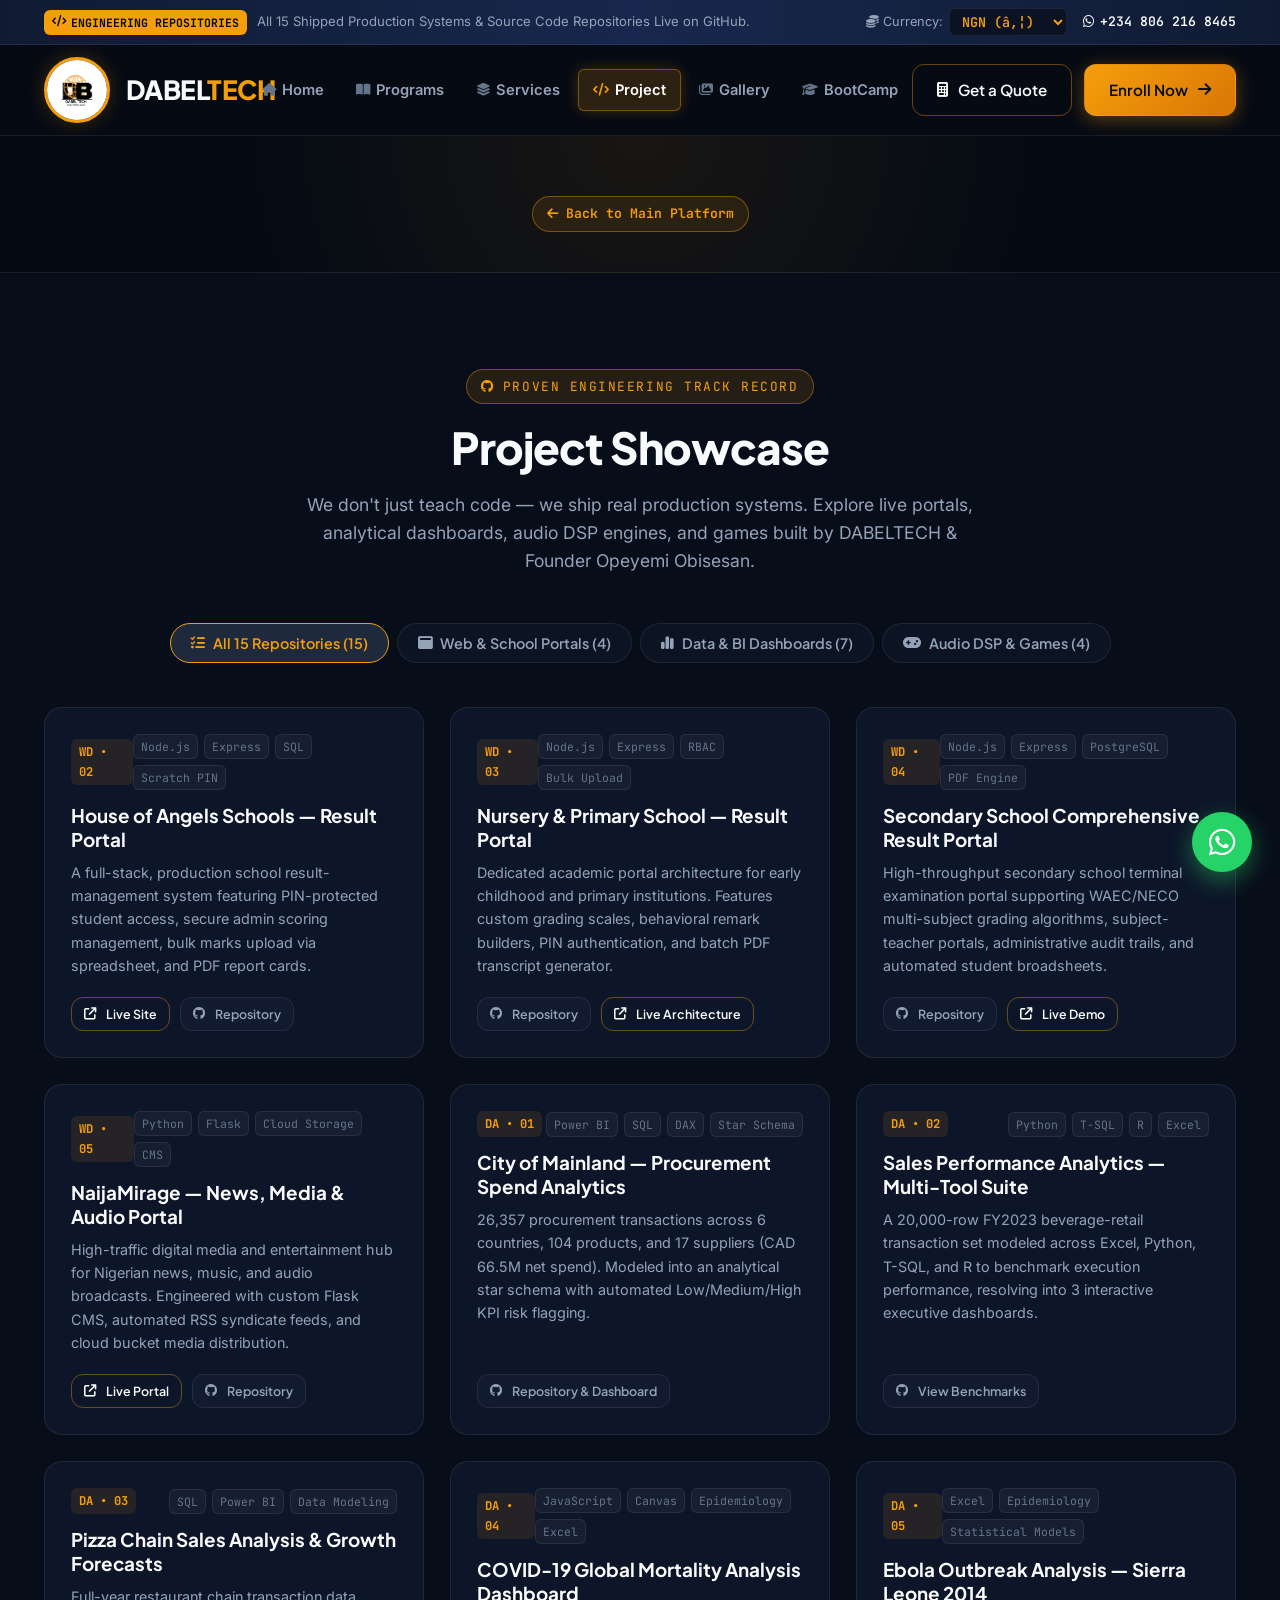
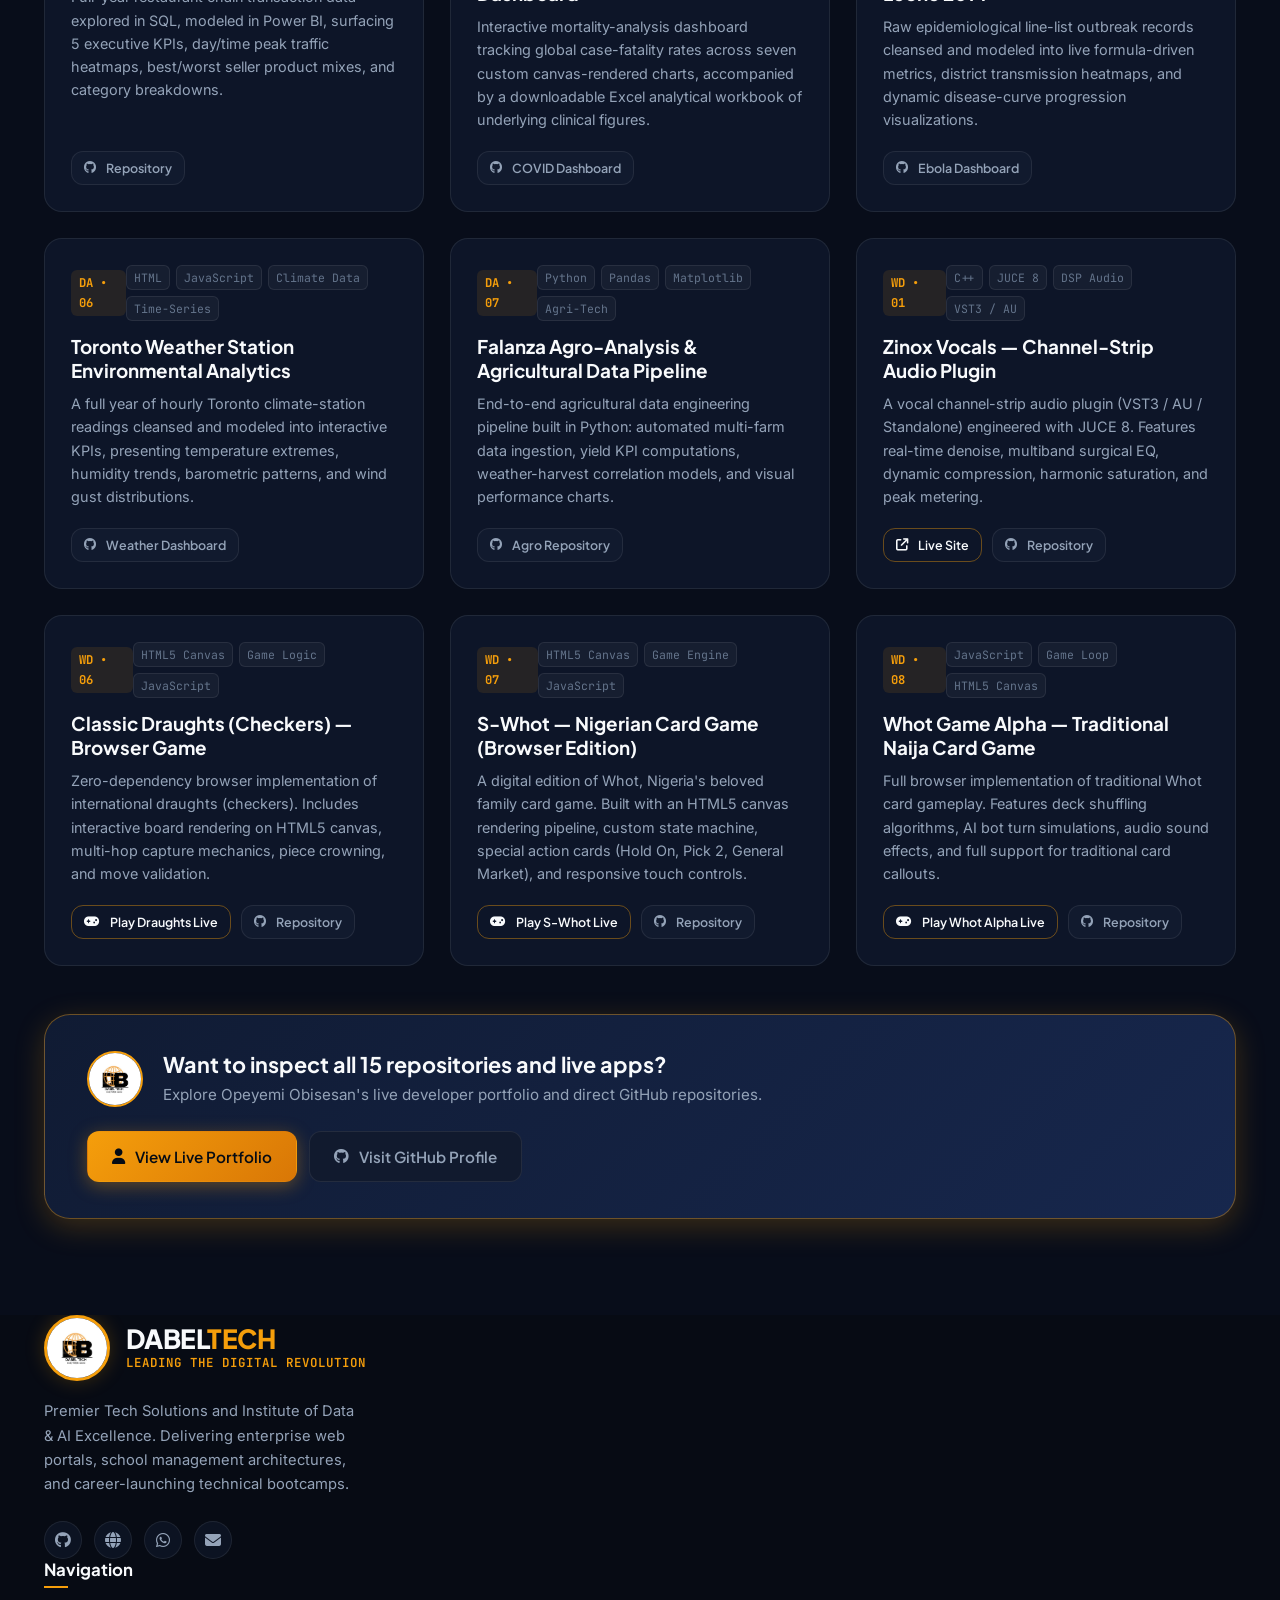
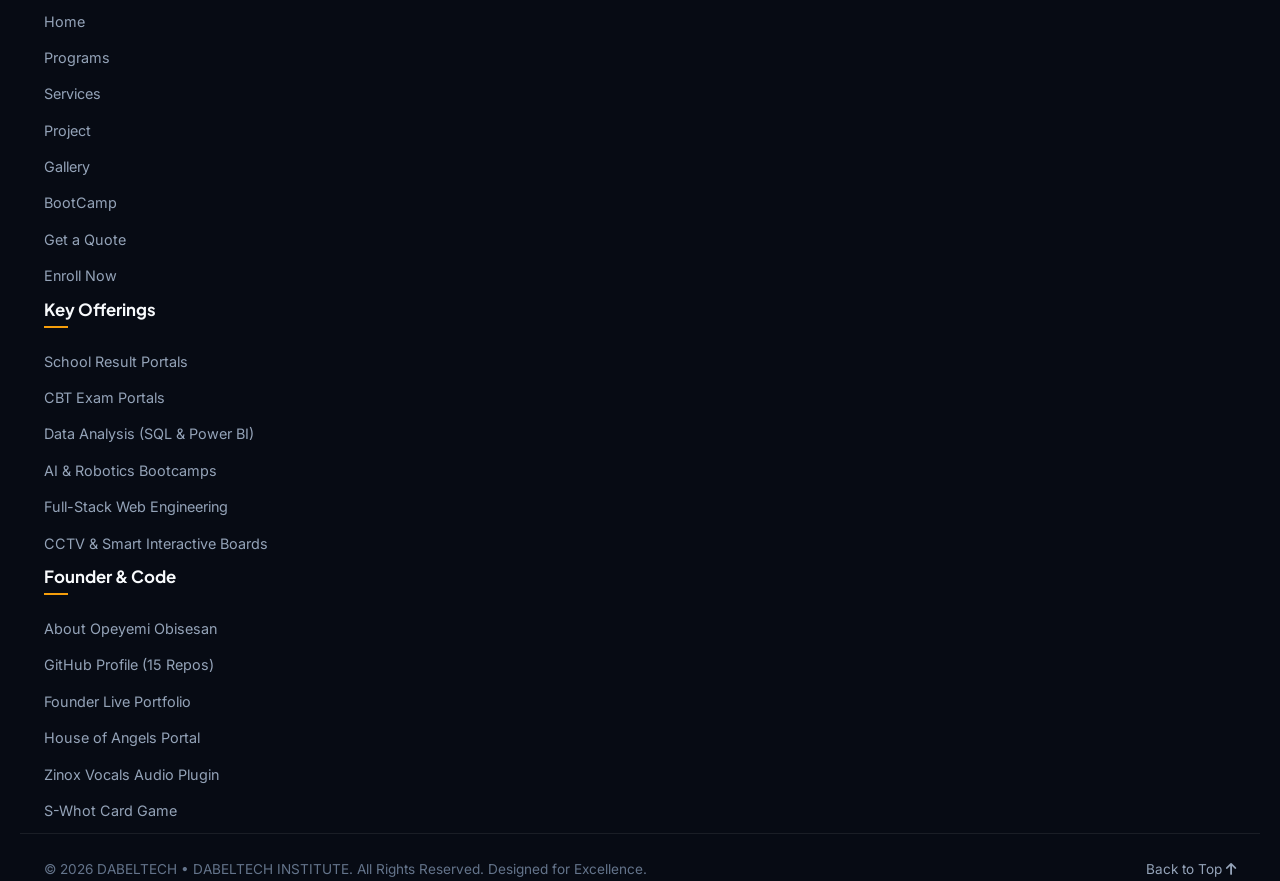
<file: projects.html>
﻿<!DOCTYPE html>
<html lang="en">
<head>
  <meta charset="UTF-8">
  <meta name="viewport" content="width=device-width, initial-scale=1.0">
  <title>Project Showcase &amp; Repositories &mdash; DABELTECH</title>
  <meta name="description" content="Explore 15 shipped production repositories, school result portals, Power BI analytics dashboards, and audio DSP engines built by DABELTECH &amp; Founder Opeyemi Obisesan.">
  <meta name="keywords" content="Dabeltech Projects, GitHub Repositories, School Result Portal, Power BI Dashboard, Audio DSP, Opeyemi Obisesan">
  
  <!-- Favicon -->
  <link rel="icon" type="image/jpeg" href="assets/logo.jpeg">
  
  <!-- Google Fonts -->
  <link rel="preconnect" href="https://fonts.googleapis.com">
  <link rel="preconnect" href="https://fonts.gstatic.com" crossorigin>
  <link href="https://fonts.googleapis.com/css2?family=Inter:wght@300;400;500;600;700&family=Plus+Jakarta+Sans:wght@500;600;700;800&family=JetBrains+Mono:wght@400;500;600&display=swap" rel="stylesheet">
  
  <!-- FontAwesome Icons -->
  <link rel="stylesheet" href="https://cdnjs.cloudflare.com/ajax/libs/font-awesome/6.5.1/css/all.min.css">
  
  <!-- Main Stylesheet -->
  <link rel="stylesheet" href="styles.css?v=3.2">

  <style>
    .project-page-hero {
      padding: 60px 0 20px;
      background: radial-gradient(circle at 50% 0%, rgba(245, 158, 11, 0.08) 0%, transparent 60%), #050B14;
      border-bottom: 1px solid var(--border-subtle);
    }
    .back-home-crumb {
      display: inline-flex;
      align-items: center;
      gap: 8px;
      font-family: var(--font-mono);
      font-size: 0.82rem;
      color: var(--accent-gold);
      background: rgba(245, 158, 11, 0.1);
      border: 1px solid var(--border-gold);
      padding: 6px 14px;
      border-radius: var(--radius-full);
      margin-bottom: 20px;
      text-decoration: none;
      transition: all var(--trans-fast);
    }
    .back-home-crumb:hover {
      background: var(--accent-gold);
      color: #050B14;
      transform: translateX(-4px);
    }
  </style>
</head>
<body>

  <!-- ==================== TOP ANNOUNCEMENT RIBBON ==================== -->
  <div class="top-ribbon" id="top-ribbon">
    <div class="container ribbon-content">
      <div class="ribbon-ticker">
        <span class="ribbon-badge"><i class="fa-solid fa-code"></i> ENGINEERING REPOSITORIES</span>
        <span class="ribbon-text">All 15 Shipped Production Systems &amp; Source Code Repositories Live on GitHub.</span>
      </div>
      <div class="ribbon-actions">
        <div class="currency-picker">
          <label for="currency-select"><i class="fa-solid fa-coins"></i> Currency:</label>
          <select id="currency-select" aria-label="Select Currency">
            <option value="NGN" selected>NGN (â‚¦)</option>
            <option value="USD">USD ($)</option>
            <option value="GHC">GHC (â‚µ)</option>
            <option value="KSH">KSH (KSh)</option>
            <option value="CFA">CFA (FCFA)</option>
          </select>
        </div>
        <a href="https://wa.me/2348062168465?text=Hello%20DABELTECH%2C%20I%20am%20reviewing%20your%20Project%20Showcase" target="_blank" rel="noopener" class="ribbon-link">
          <i class="fa-brands fa-whatsapp"></i> +234 806 216 8465
        </a>
      </div>
    </div>
  </div>

  <!-- ==================== MAIN NAVIGATION BAR ==================== -->
  <header class="navbar-wrapper" id="main-header">
    <nav class="container navbar" aria-label="Main Navigation">
      <a href="index.html#hero" class="brand-logo" id="nav-brand">
        <img src="assets/logo.jpeg" alt="DABEL TECH Logo" class="brand-img">
        <div class="brand-text">
          <span class="brand-title">DABEL<span class="text-accent">TECH</span></span>
        </div>
      </a>

      <!-- Desktop Nav Tabs with Project Active -->
      <ul class="nav-menu" id="nav-menu">
        <li><a href="index.html#hero" class="nav-tab"><i class="fa-solid fa-house"></i> Home</a></li>
        <li><a href="programs.html" class="nav-tab" id="nav-tab-programs"><i class="fa-solid fa-book-open"></i> Programs</a></li>
        <li><a href="index.html#services" class="nav-tab"><i class="fa-solid fa-layer-group"></i> Services</a></li>
        <li><a href="projects.html" class="nav-tab active" id="nav-tab-projects"><i class="fa-solid fa-code"></i> Project</a></li>
        <li><a href="gallery.html" class="nav-tab" id="nav-tab-gallery"><i class="fa-solid fa-images"></i> Gallery</a></li>
        <li><a href="programs.html#bootcamp" class="nav-tab" id="nav-tab-bootcamp"><i class="fa-solid fa-graduation-cap"></i> BootCamp</a></li>
        <!-- Mobile Drawer Extras -->
        <li class="mobile-only-tab"><a href="index.html#quote" class="nav-tab"><i class="fa-solid fa-calculator"></i> Get a Quote</a></li>
        <li class="mobile-only-tab"><a href="index.html#enroll" class="nav-tab highlight-mobile"><i class="fa-solid fa-paper-plane"></i> Enroll Now</a></li>
      </ul>

      <!-- Action Tabs -->
      <div class="nav-ctas">
        <a href="index.html#quote" class="btn btn-outline" id="nav-quote-btn">
          <i class="fa-solid fa-calculator"></i> Get a Quote
        </a>
        <a href="index.html#enroll" class="btn btn-primary" id="nav-enroll-btn">
          <span>Enroll Now</span>
          <i class="fa-solid fa-arrow-right"></i>
        </a>
        <button class="mobile-toggle" id="mobile-toggle-btn" aria-label="Toggle navigation menu">
          <i class="fa-solid fa-bars"></i>
        </button>
      </div>
    </nav>
  </header>

  <!-- Page Breadcrumb & Title Hero -->
  <section class="project-page-hero">
    <div class="container text-center">
      <a href="index.html#hero" class="back-home-crumb">
        <i class="fa-solid fa-arrow-left"></i> Back to Main Platform
      </a>
    </div>
  </section>

  <!-- ==================== MAIN PROJECT SHOWCASE SECTION ==================== -->
  <!-- ==================== PROJECT SECTION ==================== -->
  <section class="section projects-section" id="projects">
    <div class="container">
      <div class="section-header text-center">
        <span class="section-tag"><i class="fa-brands fa-github"></i> PROVEN ENGINEERING TRACK RECORD</span>
        <h2 class="section-title">Project Showcase</h2>
        <p class="section-subtitle">
          We don't just teach code — we ship real production systems. Explore live portals, analytical dashboards, audio DSP engines, and games built by DABELTECH &amp; Founder Opeyemi Obisesan.
        </p>

        <!-- Project Filter Buttons -->
        <div class="project-tabs" role="tablist">
          <button type="button" class="project-tab-btn active" data-filter="all"><i class="fa-solid fa-list-check"></i> All 15 Repositories (15)</button>
          <button type="button" class="project-tab-btn" data-filter="web-portals"><i class="fa-solid fa-window-maximize"></i> Web &amp; School Portals (4)</button>
          <button type="button" class="project-tab-btn" data-filter="data-bi"><i class="fa-solid fa-chart-simple"></i> Data &amp; BI Dashboards (7)</button>
          <button type="button" class="project-tab-btn" data-filter="dsp-games"><i class="fa-solid fa-gamepad"></i> Audio DSP &amp; Games (4)</button>
        </div>
      </div>

      <!-- Projects Grid (All 15 Shipped Repositories) -->
      <div class="projects-grid" id="projects-container">

        <!-- Project 1: House of Angels Schools Portal -->
        <div class="project-card" data-category="web-portals">
          <div class="project-card-header">
            <span class="project-id">WD &bull; 02</span>
            <div class="project-tech-tags">
              <span>Node.js</span>
              <span>Express</span>
              <span>SQL</span>
              <span>Scratch PIN</span>
            </div>
          </div>
          <h3 class="project-title">House of Angels Schools &mdash; Result Portal</h3>
          <p class="project-description">
            A full-stack, production school result-management system featuring PIN-protected student access, secure admin scoring management, bulk marks upload via spreadsheet, and PDF report cards.
          </p>
          <div class="project-links">
            <a href="https://house-of-angels-schools-portal.vercel.app" target="_blank" rel="noopener" class="btn btn-outline btn-xs">
              <i class="fa-solid fa-arrow-up-right-from-square"></i> Live Site
            </a>
            <a href="https://github.com/dabelinfotech/House-of-Angels-Schools-Portal" target="_blank" rel="noopener" class="btn btn-dark btn-xs">
              <i class="fa-brands fa-github"></i> Repository
            </a>
          </div>
        </div>

        <!-- Project 2: Nursery & Primary Result School Portal -->
        <div class="project-card" data-category="web-portals">
          <div class="project-card-header">
            <span class="project-id">WD &bull; 03</span>
            <div class="project-tech-tags">
              <span>Node.js</span>
              <span>Express</span>
              <span>RBAC</span>
              <span>Bulk Upload</span>
            </div>
          </div>
          <h3 class="project-title">Nursery &amp; Primary School &mdash; Result Portal</h3>
          <p class="project-description">
            Dedicated academic portal architecture for early childhood and primary institutions. Features custom grading scales, behavioral remark builders, PIN authentication, and batch PDF transcript generator.
          </p>
          <div class="project-links">
            <a href="https://github.com/dabelinfotech/Nursery-Primary-Result-School-Portal" target="_blank" rel="noopener" class="btn btn-dark btn-xs">
              <i class="fa-brands fa-github"></i> Repository
            </a>
            <a href="https://house-of-angels-schools-portal.vercel.app" target="_blank" rel="noopener" class="btn btn-outline btn-xs">
              <i class="fa-solid fa-arrow-up-right-from-square"></i> Live Architecture
            </a>
          </div>
        </div>

        <!-- Project 3: Secondary School Comprehensive Result Portal -->
        <div class="project-card" data-category="web-portals">
          <div class="project-card-header">
            <span class="project-id">WD &bull; 04</span>
            <div class="project-tech-tags">
              <span>Node.js</span>
              <span>Express</span>
              <span>PostgreSQL</span>
              <span>PDF Engine</span>
            </div>
          </div>
          <h3 class="project-title">Secondary School Comprehensive Result Portal</h3>
          <p class="project-description">
            High-throughput secondary school terminal examination portal supporting WAEC/NECO multi-subject grading algorithms, subject-teacher portals, administrative audit trails, and automated student broadsheets.
          </p>
          <div class="project-links">
            <a href="https://github.com/dabelinfotech/Secondary-School-Result-Portal" target="_blank" rel="noopener" class="btn btn-dark btn-xs">
              <i class="fa-brands fa-github"></i> Repository
            </a>
            <a href="https://house-of-angels-schools-portal.vercel.app" target="_blank" rel="noopener" class="btn btn-outline btn-xs">
              <i class="fa-solid fa-arrow-up-right-from-square"></i> Live Demo
            </a>
          </div>
        </div>

        <!-- Project 4: NaijaMirage Content Platform -->
        <div class="project-card" data-category="web-portals">
          <div class="project-card-header">
            <span class="project-id">WD &bull; 05</span>
            <div class="project-tech-tags">
              <span>Python</span>
              <span>Flask</span>
              <span>Cloud Storage</span>
              <span>CMS</span>
            </div>
          </div>
          <h3 class="project-title">NaijaMirage &mdash; News, Media &amp; Audio Portal</h3>
          <p class="project-description">
            High-traffic digital media and entertainment hub for Nigerian news, music, and audio broadcasts. Engineered with custom Flask CMS, automated RSS syndicate feeds, and cloud bucket media distribution.
          </p>
          <div class="project-links">
            <a href="https://naijamirage.vercel.app" target="_blank" rel="noopener" class="btn btn-outline btn-xs">
              <i class="fa-solid fa-arrow-up-right-from-square"></i> Live Portal
            </a>
            <a href="https://github.com/dabelinfotech/naijamirage" target="_blank" rel="noopener" class="btn btn-dark btn-xs">
              <i class="fa-brands fa-github"></i> Repository
            </a>
          </div>
        </div>

        <!-- Project 5: City of Mainland Procurement Analytics -->
        <div class="project-card" data-category="data-bi">
          <div class="project-card-header">
            <span class="project-id">DA &bull; 01</span>
            <div class="project-tech-tags">
              <span>Power BI</span>
              <span>SQL</span>
              <span>DAX</span>
              <span>Star Schema</span>
            </div>
          </div>
          <h3 class="project-title">City of Mainland &mdash; Procurement Spend Analytics</h3>
          <p class="project-description">
            26,357 procurement transactions across 6 countries, 104 products, and 17 suppliers (CAD 66.5M net spend). Modeled into an analytical star schema with automated Low/Medium/High KPI risk flagging.
          </p>
          <div class="project-links">
            <a href="https://github.com/dabelinfotech/city-of-mainland-procurement" target="_blank" rel="noopener" class="btn btn-dark btn-xs">
              <i class="fa-brands fa-github"></i> Repository &amp; Dashboard
            </a>
          </div>
        </div>

        <!-- Project 6: Sales Performance Analytics Multi-Tool -->
        <div class="project-card" data-category="data-bi">
          <div class="project-card-header">
            <span class="project-id">DA &bull; 02</span>
            <div class="project-tech-tags">
              <span>Python</span>
              <span>T-SQL</span>
              <span>R</span>
              <span>Excel</span>
            </div>
          </div>
          <h3 class="project-title">Sales Performance Analytics &mdash; Multi-Tool Suite</h3>
          <p class="project-description">
            A 20,000-row FY2023 beverage-retail transaction set modeled across Excel, Python, T-SQL, and R to benchmark execution performance, resolving into 3 interactive executive dashboards.
          </p>
          <div class="project-links">
            <a href="https://github.com/dabelinfotech/Sales-Performance-Analytics" target="_blank" rel="noopener" class="btn btn-dark btn-xs">
              <i class="fa-brands fa-github"></i> View Benchmarks
            </a>
          </div>
        </div>

        <!-- Project 7: Pizza Sales Analysis Power BI Dashboard -->
        <div class="project-card" data-category="data-bi">
          <div class="project-card-header">
            <span class="project-id">DA &bull; 03</span>
            <div class="project-tech-tags">
              <span>SQL</span>
              <span>Power BI</span>
              <span>Data Modeling</span>
            </div>
          </div>
          <h3 class="project-title">Pizza Chain Sales Analysis &amp; Growth Forecasts</h3>
          <p class="project-description">
            Full-year restaurant chain transaction data explored in SQL, modeled in Power BI, surfacing 5 executive KPIs, day/time peak traffic heatmaps, best/worst seller product mixes, and category breakdowns.
          </p>
          <div class="project-links">
            <a href="https://github.com/dabelinfotech/pizza-sales-analysis" target="_blank" rel="noopener" class="btn btn-dark btn-xs">
              <i class="fa-brands fa-github"></i> Repository
            </a>
          </div>
        </div>

        <!-- Project 8: COVID-19 Mortality Analysis Dashboard -->
        <div class="project-card" data-category="data-bi">
          <div class="project-card-header">
            <span class="project-id">DA &bull; 04</span>
            <div class="project-tech-tags">
              <span>JavaScript</span>
              <span>Canvas</span>
              <span>Epidemiology</span>
              <span>Excel</span>
            </div>
          </div>
          <h3 class="project-title">COVID-19 Global Mortality Analysis Dashboard</h3>
          <p class="project-description">
            Interactive mortality-analysis dashboard tracking global case-fatality rates across seven custom canvas-rendered charts, accompanied by a downloadable Excel analytical workbook of underlying clinical figures.
          </p>
          <div class="project-links">
            <a href="https://github.com/dabelinfotech/Covid19-dashboard" target="_blank" rel="noopener" class="btn btn-dark btn-xs">
              <i class="fa-brands fa-github"></i> COVID Dashboard
            </a>
          </div>
        </div>

        <!-- Project 9: Ebola Outbreak Epidemiological Analysis -->
        <div class="project-card" data-category="data-bi">
          <div class="project-card-header">
            <span class="project-id">DA &bull; 05</span>
            <div class="project-tech-tags">
              <span>Excel</span>
              <span>Epidemiology</span>
              <span>Statistical Models</span>
            </div>
          </div>
          <h3 class="project-title">Ebola Outbreak Analysis &mdash; Sierra Leone 2014</h3>
          <p class="project-description">
            Raw epidemiological line-list outbreak records cleansed and modeled into live formula-driven metrics, district transmission heatmaps, and dynamic disease-curve progression visualizations.
          </p>
          <div class="project-links">
            <a href="https://github.com/dabelinfotech/ebola-sierra-leone" target="_blank" rel="noopener" class="btn btn-dark btn-xs">
              <i class="fa-brands fa-github"></i> Ebola Dashboard
            </a>
          </div>
        </div>

        <!-- Project 10: Toronto Weather Station Environmental Analytics -->
        <div class="project-card" data-category="data-bi">
          <div class="project-card-header">
            <span class="project-id">DA &bull; 06</span>
            <div class="project-tech-tags">
              <span>HTML</span>
              <span>JavaScript</span>
              <span>Climate Data</span>
              <span>Time-Series</span>
            </div>
          </div>
          <h3 class="project-title">Toronto Weather Station Environmental Analytics</h3>
          <p class="project-description">
            A full year of hourly Toronto climate-station readings cleansed and modeled into interactive KPIs, presenting temperature extremes, humidity trends, barometric patterns, and wind gust distributions.
          </p>
          <div class="project-links">
            <a href="https://github.com/dabelinfotech/toronto-weather-dashboard" target="_blank" rel="noopener" class="btn btn-dark btn-xs">
              <i class="fa-brands fa-github"></i> Weather Dashboard
            </a>
          </div>
        </div>

        <!-- Project 11: Falanza Agro-Analysis & Data Pipeline -->
        <div class="project-card" data-category="data-bi">
          <div class="project-card-header">
            <span class="project-id">DA &bull; 07</span>
            <div class="project-tech-tags">
              <span>Python</span>
              <span>Pandas</span>
              <span>Matplotlib</span>
              <span>Agri-Tech</span>
            </div>
          </div>
          <h3 class="project-title">Falanza Agro-Analysis &amp; Agricultural Data Pipeline</h3>
          <p class="project-description">
            End-to-end agricultural data engineering pipeline built in Python: automated multi-farm data ingestion, yield KPI computations, weather-harvest correlation models, and visual performance charts.
          </p>
          <div class="project-links">
            <a href="https://github.com/dabelinfotech/falanza-agro-analysis" target="_blank" rel="noopener" class="btn btn-dark btn-xs">
              <i class="fa-brands fa-github"></i> Agro Repository
            </a>
          </div>
        </div>

        <!-- Project 12: Zinox Vocals (DSP Plugin) -->
        <div class="project-card" data-category="dsp-games">
          <div class="project-card-header">
            <span class="project-id">WD &bull; 01</span>
            <div class="project-tech-tags">
              <span>C++</span>
              <span>JUCE 8</span>
              <span>DSP Audio</span>
              <span>VST3 / AU</span>
            </div>
          </div>
          <h3 class="project-title">Zinox Vocals &mdash; Channel-Strip Audio Plugin</h3>
          <p class="project-description">
            A vocal channel-strip audio plugin (VST3 / AU / Standalone) engineered with JUCE 8. Features real-time denoise, multiband surgical EQ, dynamic compression, harmonic saturation, and peak metering.
          </p>
          <div class="project-links">
            <a href="https://zinox-vocals.vercel.app" target="_blank" rel="noopener" class="btn btn-outline btn-xs">
              <i class="fa-solid fa-arrow-up-right-from-square"></i> Live Site
            </a>
            <a href="https://github.com/dabelinfotech/zinox-vocals" target="_blank" rel="noopener" class="btn btn-dark btn-xs">
              <i class="fa-brands fa-github"></i> Repository
            </a>
          </div>
        </div>

        <!-- Project 13: Classic Draughts (Checkers) Board Game -->
        <div class="project-card" data-category="dsp-games">
          <div class="project-card-header">
            <span class="project-id">WD &bull; 06</span>
            <div class="project-tech-tags">
              <span>HTML5 Canvas</span>
              <span>Game Logic</span>
              <span>JavaScript</span>
            </div>
          </div>
          <h3 class="project-title">Classic Draughts (Checkers) &mdash; Browser Game</h3>
          <p class="project-description">
            Zero-dependency browser implementation of international draughts (checkers). Includes interactive board rendering on HTML5 canvas, multi-hop capture mechanics, piece crowning, and move validation.
          </p>
          <div class="project-links">
            <a href="https://drought-game.vercel.app" target="_blank" rel="noopener" class="btn btn-outline btn-xs">
              <i class="fa-solid fa-gamepad"></i> Play Draughts Live
            </a>
            <a href="https://github.com/dabelinfotech/Whot-Game" target="_blank" rel="noopener" class="btn btn-dark btn-xs">
              <i class="fa-brands fa-github"></i> Repository
            </a>
          </div>
        </div>

        <!-- Project 14: S-Whot Nigerian Card Game -->
        <div class="project-card" data-category="dsp-games">
          <div class="project-card-header">
            <span class="project-id">WD &bull; 07</span>
            <div class="project-tech-tags">
              <span>HTML5 Canvas</span>
              <span>Game Engine</span>
              <span>JavaScript</span>
            </div>
          </div>
          <h3 class="project-title">S-Whot &mdash; Nigerian Card Game (Browser Edition)</h3>
          <p class="project-description">
            A digital edition of Whot, Nigeria's beloved family card game. Built with an HTML5 canvas rendering pipeline, custom state machine, special action cards (Hold On, Pick 2, General Market), and responsive touch controls.
          </p>
          <div class="project-links">
            <a href="https://s-whot-game.vercel.app" target="_blank" rel="noopener" class="btn btn-outline btn-xs">
              <i class="fa-solid fa-gamepad"></i> Play S-Whot Live
            </a>
            <a href="https://github.com/dabelinfotech/SWhot-Game" target="_blank" rel="noopener" class="btn btn-dark btn-xs">
              <i class="fa-brands fa-github"></i> Repository
            </a>
          </div>
        </div>

        <!-- Project 15: Classic Whot Card Game Alpha -->
        <div class="project-card" data-category="dsp-games">
          <div class="project-card-header">
            <span class="project-id">WD &bull; 08</span>
            <div class="project-tech-tags">
              <span>JavaScript</span>
              <span>Game Loop</span>
              <span>HTML5 Canvas</span>
            </div>
          </div>
          <h3 class="project-title">Whot Game Alpha &mdash; Traditional Naija Card Game</h3>
          <p class="project-description">
            Full browser implementation of traditional Whot card gameplay. Features deck shuffling algorithms, AI bot turn simulations, audio sound effects, and full support for traditional card callouts.
          </p>
          <div class="project-links">
            <a href="https://whot-game-alpha.vercel.app" target="_blank" rel="noopener" class="btn btn-outline btn-xs">
              <i class="fa-solid fa-gamepad"></i> Play Whot Alpha Live
            </a>
            <a href="https://github.com/dabelinfotech/Whot-Game" target="_blank" rel="noopener" class="btn btn-dark btn-xs">
              <i class="fa-brands fa-github"></i> Repository
            </a>
          </div>
        </div>

      </div>


      <!-- Banner linking to Full Portfolio & GitHub -->
      <div class="portfolio-callout-card">
        <div class="callout-left">
          <img src="assets/logo.jpeg" alt="Logo" class="callout-logo">
          <div>
            <h3>Want to inspect all 15 repositories and live apps?</h3>
            <p>Explore Opeyemi Obisesan's live developer portfolio and direct GitHub repositories.</p>
          </div>
        </div>
        <div class="callout-actions">
          <a href="https://dabelinfotech-github-io.vercel.app/" target="_blank" rel="noopener" class="btn btn-primary">
            <i class="fa-solid fa-user"></i> View Live Portfolio
          </a>
          <a href="https://github.com/dabelinfotech" target="_blank" rel="noopener" class="btn btn-dark">
            <i class="fa-brands fa-github"></i> Visit GitHub Profile
          </a>
        </div>
      </div>

    </div>
  </section>

  <!-- ==================== FOOTER ==================== -->
  <footer class="footer-wrapper">
    <div class="container footer-grid">
      <div class="footer-col brand-col">
        <a href="index.html#hero" class="brand-logo footer-logo">
          <img src="assets/logo.jpeg" alt="DABEL TECH Logo" class="brand-img">
          <div class="brand-text">
            <span class="brand-title">DABEL<span class="text-accent">TECH</span></span>
            <span class="brand-sub">Leading The Digital Revolution</span>
          </div>
        </a>
        <p class="footer-desc">
          Premier Tech Solutions and Institute of Data &amp; AI Excellence. Delivering enterprise web portals, school management architectures, and career-launching technical bootcamps.
        </p>
        <div class="footer-socials">
          <a href="https://github.com/dabelinfotech" target="_blank" rel="noopener" aria-label="GitHub"><i class="fa-brands fa-github"></i></a>
          <a href="https://dabelinfotech-github-io.vercel.app/" target="_blank" rel="noopener" aria-label="Portfolio"><i class="fa-solid fa-globe"></i></a>
          <a href="https://wa.me/2348062168465" target="_blank" rel="noopener" aria-label="WhatsApp"><i class="fa-brands fa-whatsapp"></i></a>
          <a href="mailto:obisesanopeyemi2022@gmail.com" aria-label="Email"><i class="fa-solid fa-envelope"></i></a>
        </div>
      </div>

      <div class="footer-col">
        <h4 class="footer-col-title">Navigation</h4>
        <ul class="footer-links">
          <li><a href="index.html#hero">Home</a></li>
          <li><a href="programs.html">Programs</a></li>
          <li><a href="index.html#services">Services</a></li>
          <li><a href="projects.html">Project</a></li>
          <li><a href="gallery.html">Gallery</a></li>
          <li><a href="programs.html#bootcamp">BootCamp</a></li>
          <li><a href="index.html#quote">Get a Quote</a></li>
          <li><a href="index.html#enroll">Enroll Now</a></li>
        </ul>
      </div>

      <div class="footer-col">
        <h4 class="footer-col-title">Key Offerings</h4>
        <ul class="footer-links">
          <li><a href="index.html#services">School Result Portals</a></li>
          <li><a href="index.html#services">CBT Exam Portals</a></li>
          <li><a href="index.html#programs">Data Analysis (SQL &amp; Power BI)</a></li>
          <li><a href="index.html#programs">AI &amp; Robotics Bootcamps</a></li>
          <li><a href="index.html#programs">Full-Stack Web Engineering</a></li>
          <li><a href="index.html#services">CCTV &amp; Smart Interactive Boards</a></li>
        </ul>
      </div>

      <div class="footer-col">
        <h4 class="footer-col-title">Founder &amp; Code</h4>
        <ul class="footer-links">
          <li><a href="index.html#about">About Opeyemi Obisesan</a></li>
          <li><a href="https://github.com/dabelinfotech" target="_blank" rel="noopener">GitHub Profile (15 Repos)</a></li>
          <li><a href="https://dabelinfotech-github-io.vercel.app/" target="_blank" rel="noopener">Founder Live Portfolio</a></li>
          <li><a href="https://house-of-angels-schools-portal.vercel.app" target="_blank" rel="noopener">House of Angels Portal</a></li>
          <li><a href="https://zinox-vocals.vercel.app" target="_blank" rel="noopener">Zinox Vocals Audio Plugin</a></li>
          <li><a href="https://s-whot-game.vercel.app" target="_blank" rel="noopener">S-Whot Card Game</a></li>
        </ul>
      </div>
    </div>

    <div class="container footer-bottom">
      <p>&copy; 2026 DABELTECH &bull; DABELTECH INSTITUTE. All Rights Reserved. Designed for Excellence.</p>
      <div class="footer-sublinks">
        <a href="#projects">Back to Top <i class="fa-solid fa-arrow-up"></i></a>
      </div>
    </div>
  </footer>

  <!-- Floating WhatsApp CTA -->
  <a href="https://wa.me/2348062168465?text=Hello%20DABELTECH%2C%20I%20am%20viewing%20your%20Project%20Showcase" target="_blank" rel="noopener" class="floating-whatsapp" aria-label="Chat with DABELTECH on WhatsApp">
    <i class="fa-brands fa-whatsapp"></i>
    <span class="whatsapp-tooltip">Chat with us!</span>
  </a>

  <!-- Main JavaScript File -->
  <script src="script.js?v=3.2"></script>
</body>
</html>
</file>
<file: styles.css>
﻿/* ==========================================================================
   DABELTECH OFFICIAL WEBSITE DESIGN SYSTEM & STYLESHEET
   Brand: DABELTECH (Smart Solutions for a Digital Future & Institute)
   ========================================================================== */

:root {
  /* Core Color Tokens */
  --bg-primary: #070B14;
  --bg-secondary: #0C1322;
  --bg-tertiary: #111A30;
  --bg-card: rgba(16, 25, 46, 0.72);
  --bg-card-hover: rgba(22, 35, 64, 0.88);
  --bg-glass: rgba(12, 19, 34, 0.85);

  /* Brand Accents */
  --accent-gold: #F59E0B;
  --accent-gold-hover: #FBBF24;
  --accent-gold-dark: #D97706;
  --accent-gold-glow: rgba(245, 158, 11, 0.22);

  --tech-cyan: #06B6D4;
  --tech-cyan-hover: #22D3EE;
  --tech-cyan-glow: rgba(6, 182, 212, 0.25);

  --tech-blue: #3B82F6;
  --tech-blue-glow: rgba(59, 130, 246, 0.25);
  --tech-green: #10B981;
  --tech-orange: #F97316;
  --tech-purple: #A855F7;

  /* Typography Colors */
  --text-main: #F8FAFC;
  --text-secondary: #94A3B8;
  --text-muted: #64748B;
  --text-dim: #475569;

  /* Borders & Lines */
  --border-subtle: rgba(255, 255, 255, 0.08);
  --border-medium: rgba(255, 255, 255, 0.16);
  --border-gold: rgba(245, 158, 11, 0.4);
  --border-cyan: rgba(6, 182, 212, 0.4);

  /* Shadows */
  --shadow-sm: 0 4px 6px -1px rgba(0, 0, 0, 0.3);
  --shadow-md: 0 10px 25px -3px rgba(0, 0, 0, 0.45);
  --shadow-lg: 0 20px 40px -4px rgba(0, 0, 0, 0.65);
  --shadow-gold: 0 8px 30px rgba(245, 158, 11, 0.22);
  --shadow-cyan: 0 8px 30px rgba(6, 182, 212, 0.22);

  /* Typography */
  --font-heading: 'Plus Jakarta Sans', system-ui, -apple-system, sans-serif;
  --font-body: 'Inter', system-ui, -apple-system, sans-serif;
  --font-mono: 'JetBrains Mono', ui-monospace, monospace;

  /* Transitions */
  --trans-fast: 0.18s ease;
  --trans-normal: 0.3s cubic-bezier(0.16, 1, 0.3, 1);
  --trans-slow: 0.5s cubic-bezier(0.16, 1, 0.3, 1);

  /* Radius */
  --radius-sm: 6px;
  --radius-md: 12px;
  --radius-lg: 18px;
  --radius-xl: 26px;
  --radius-full: 9999px;
}

/* Base Reset */
*, *::before, *::after {
  box-sizing: border-box;
  margin: 0;
  padding: 0;
}

html {
  font-size: 16px;
  color-scheme: dark;
  overflow-anchor: none;
  overflow-x: hidden;
  max-width: 100%;
  width: 100%;
}

html.smooth-scroll {
  scroll-behavior: smooth;
}

body {
  font-family: var(--font-body);
  background-color: var(--bg-primary);
  color: var(--text-main);
  line-height: 1.65;
  -webkit-font-smoothing: antialiased;
  -moz-osx-font-smoothing: grayscale;
  overflow-x: hidden;
  width: 100%;
  max-width: 100%;
  overflow-anchor: none;
  position: relative;
}

/* Background Subtle Grid Texture */
body::before {
  content: "";
  position: fixed;
  top: 0;
  left: 0;
  width: 100vw;
  height: 100vh;
  background-image: 
    radial-gradient(rgba(245, 158, 11, 0.04) 1px, transparent 1px),
    radial-gradient(rgba(6, 182, 212, 0.03) 1px, transparent 1px);
  background-size: 40px 40px, 80px 80px;
  background-position: 0 0, 20px 20px;
  pointer-events: none;
  z-index: -1;
}

/* Typography Helpers */
h1, h2, h3, h4, h5, h6 {
  font-family: var(--font-heading);
  font-weight: 700;
  color: var(--text-main);
  line-height: 1.25;
}

a {
  color: var(--accent-gold);
  text-decoration: none;
  transition: color var(--trans-fast);
}

a:hover {
  color: var(--accent-gold-hover);
}

img, video {
  max-width: 100%;
  height: auto;
  display: block;
}

ul {
  list-style: none;
}

/* Utility Containers & Grids */
.container {
  width: 100%;
  max-width: 1240px;
  margin-left: auto;
  margin-right: auto;
  padding-left: 24px;
  padding-right: 24px;
}

.section {
  padding: 96px 0;
  position: relative;
  scroll-margin-top: 105px;
}

section[id],
#hero,
#programs,
#services,
#projects,
#gallery,
#bootcamp,
#about,
#quote,
#enroll {
  scroll-margin-top: 105px;
}

.text-center {
  text-align: center;
}

.text-accent {
  color: var(--accent-gold);
}

.text-cyan {
  color: var(--tech-cyan);
}

.text-green {
  color: var(--tech-green);
}

.text-purple {
  color: var(--tech-purple);
}

.text-orange {
  color: var(--tech-orange);
}

.text-red {
  color: #ff3344;
}

.gradient-text {
  background: linear-gradient(135deg, #FBBF24 0%, #F59E0B 40%, #06B6D4 100%);
  -webkit-background-clip: text;
  -webkit-text-fill-color: transparent;
  display: inline-block;
}

.section-tag {
  display: inline-flex;
  align-items: center;
  gap: 8px;
  font-family: var(--font-mono);
  font-size: 0.8rem;
  letter-spacing: 0.12em;
  text-transform: uppercase;
  color: var(--accent-gold);
  background: rgba(245, 158, 11, 0.12);
  border: 1px solid var(--border-gold);
  padding: 6px 14px;
  border-radius: var(--radius-full);
  margin-bottom: 16px;
}

.section-title {
  font-size: clamp(2rem, 3.8vw, 2.75rem);
  font-weight: 800;
  margin-bottom: 16px;
  letter-spacing: -0.02em;
}

.section-subtitle {
  font-size: 1.1rem;
  color: var(--text-secondary);
  max-width: 680px;
  margin: 0 auto 48px;
  line-height: 1.6;
}

/* ==========================================================================
   BUTTONS & INTERACTIVE ELEMENTS
   ========================================================================== */
.btn {
  display: inline-flex;
  align-items: center;
  justify-content: center;
  gap: 10px;
  font-family: var(--font-heading);
  font-size: 0.95rem;
  font-weight: 600;
  padding: 12px 24px;
  border-radius: var(--radius-md);
  border: 1px solid transparent;
  cursor: pointer;
  transition: all var(--trans-normal);
  text-decoration: none;
  white-space: nowrap;
}

.btn-primary {
  background: linear-gradient(135deg, var(--accent-gold) 0%, var(--accent-gold-dark) 100%);
  color: #050B14;
  box-shadow: 0 4px 18px rgba(245, 158, 11, 0.35);
}

.btn-primary:hover {
  background: linear-gradient(135deg, var(--accent-gold-hover) 0%, var(--accent-gold) 100%);
  color: #000;
  box-shadow: 0 6px 24px rgba(245, 158, 11, 0.5);
  transform: translateY(-2px);
}

.btn-outline {
  background: transparent;
  border-color: var(--border-gold);
  color: var(--text-main);
}

.btn-outline:hover {
  background: rgba(245, 158, 11, 0.12);
  border-color: var(--accent-gold);
  color: var(--accent-gold);
  transform: translateY(-2px);
}

.btn-glass {
  background: rgba(255, 255, 255, 0.05);
  backdrop-filter: blur(8px);
  border: 1px solid var(--border-medium);
  color: var(--text-main);
}

.btn-glass:hover {
  background: rgba(255, 255, 255, 0.12);
  border-color: var(--tech-cyan);
  color: var(--tech-cyan);
  transform: translateY(-2px);
}

.btn-dark {
  background: #111A2E;
  border: 1px solid var(--border-subtle);
  color: var(--text-secondary);
}

.btn-dark:hover {
  background: #17233D;
  color: var(--text-main);
  border-color: var(--border-medium);
  transform: translateY(-2px);
}

.btn-lg {
  padding: 14px 28px;
  font-size: 1.05rem;
}

.btn-sm {
  padding: 9px 18px;
  font-size: 0.88rem;
}

.btn-xs {
  padding: 6px 12px;
  font-size: 0.78rem;
}

.btn-block {
  width: 100%;
}

/* ==========================================================================
   TOP ANNOUNCEMENT RIBBON
   ========================================================================== */
.top-ribbon {
  background: linear-gradient(90deg, #101B33 0%, #17274D 50%, #101B33 100%);
  border-bottom: 1px solid var(--border-subtle);
  font-size: 0.82rem;
  padding: 8px 0;
  position: relative;
  z-index: 100;
}

.ribbon-content {
  display: flex;
  align-items: center;
  justify-content: space-between;
  flex-wrap: wrap;
  gap: 12px;
}

.ribbon-ticker {
  display: flex;
  align-items: center;
  gap: 10px;
  color: var(--text-secondary);
}

.ribbon-badge {
  background: var(--accent-gold);
  color: #050B14;
  font-family: var(--font-mono);
  font-weight: 700;
  font-size: 0.72rem;
  padding: 3px 8px;
  border-radius: var(--radius-sm);
  display: inline-flex;
  align-items: center;
  gap: 5px;
}

.ribbon-actions {
  display: flex;
  align-items: center;
  gap: 16px;
}

.currency-picker {
  display: flex;
  align-items: center;
  gap: 6px;
  color: var(--text-secondary);
  font-size: 0.8rem;
}

.currency-picker select {
  background: #0A1224;
  color: var(--accent-gold);
  border: 1px solid var(--border-subtle);
  padding: 3px 8px;
  border-radius: var(--radius-sm);
  font-family: var(--font-mono);
  font-weight: 600;
  cursor: pointer;
  outline: none;
}

.currency-picker select:focus {
  border-color: var(--accent-gold);
}

.ribbon-link {
  color: var(--text-main);
  display: inline-flex;
  align-items: center;
  gap: 6px;
  font-weight: 600;
  font-family: var(--font-mono);
}

.ribbon-link:hover {
  color: var(--accent-gold);
}

/* ==========================================================================
   NAVIGATION BAR
   ========================================================================== */
.navbar-wrapper {
  position: sticky;
  top: 0;
  z-index: 90;
  background: rgba(7, 11, 20, 0.88);
  backdrop-filter: blur(18px);
  -webkit-backdrop-filter: blur(18px);
  border-bottom: 1px solid var(--border-subtle);
  transition: all var(--trans-normal);
}

.navbar {
  display: flex;
  align-items: center;
  justify-content: space-between;
  height: 90px;
}

.brand-logo {
  display: flex;
  align-items: center;
  gap: 16px;
  text-decoration: none;
}

.brand-img {
  width: 66px;
  height: 66px;
  border-radius: 50%;
  object-fit: cover;
  border: 3px solid var(--accent-gold);
  box-shadow: 0 0 20px var(--accent-gold-glow);
  transition: transform var(--trans-normal), box-shadow var(--trans-normal);
}

.brand-logo:hover .brand-img {
  transform: scale(1.05);
  box-shadow: 0 0 26px rgba(245, 158, 11, 0.5);
}

.brand-title {
  font-family: var(--font-heading);
  font-size: 1.65rem;
  font-weight: 800;
  letter-spacing: -0.02em;
  color: var(--text-main);
  display: block;
  line-height: 1.1;
}

.brand-sub {
  font-family: var(--font-mono);
  font-size: 0.78rem;
  color: var(--accent-gold);
  letter-spacing: 0.08em;
  text-transform: uppercase;
  display: block;
  font-weight: 600;
}

.nav-menu {
  display: flex;
  align-items: center;
  gap: 4px;
}

.nav-tab {
  display: inline-flex;
  align-items: center;
  gap: 6px;
  color: var(--text-secondary);
  font-size: 0.92rem;
  font-weight: 600;
  padding: 8px 14px;
  border-radius: var(--radius-sm);
  transition: all var(--trans-fast);
}

.nav-tab i {
  font-size: 0.8rem;
  color: var(--text-muted);
  transition: color var(--trans-fast);
}

.nav-tab:hover,
.nav-tab:hover {
  color: var(--text-main);
  background: rgba(255, 255, 255, 0.08);
}

.nav-tab.active {
  color: #fff;
  background: rgba(245, 158, 11, 0.16);
  border: 1px solid rgba(245, 158, 11, 0.4);
  box-shadow: 0 0 14px rgba(245, 158, 11, 0.22);
}

a.dash-metric-link {
  text-decoration: none;
  cursor: pointer;
  transition: transform var(--trans-fast), border-color var(--trans-fast), box-shadow var(--trans-fast);
}

a.dash-metric-link:hover {
  transform: translateY(-2px);
  border-color: var(--accent-gold);
  box-shadow: 0 4px 14px rgba(245, 158, 11, 0.25);
}

.dash-action-sublink {
  display: inline-flex;
  align-items: center;
  gap: 6px;
  color: var(--accent-gold);
  font-family: var(--font-mono);
  font-size: 0.8rem;
  font-weight: 600;
  text-decoration: none;
  margin-top: 10px;
  transition: color var(--trans-fast), transform var(--trans-fast);
}

.dash-action-sublink:hover {
  color: #fff;
  transform: translateX(4px);
}

.nav-tab-placeholder {
  color: var(--text-main);
  background: rgba(255, 255, 255, 0.06);
}

.nav-tab:hover i,
.nav-tab.active i {
  color: var(--accent-gold);
}

.nav-ctas {
  display: flex;
  align-items: center;
  gap: 12px;
}

.mobile-toggle {
  display: none;
  background: transparent;
  border: 1px solid var(--border-subtle);
  color: var(--text-main);
  padding: 8px 12px;
  border-radius: var(--radius-sm);
  cursor: pointer;
  font-size: 1.1rem;
}

.mobile-only-tab {
  display: none;
}

/* ==========================================================================
   HERO SECTION
   ========================================================================== */
.hero-section {
  padding: 80px 0 90px;
  position: relative;
  overflow: hidden;
}

.hero-background-glow {
  position: absolute;
  top: -100px;
  left: 50%;
  transform: translateX(-50%);
  width: 900px;
  height: 500px;
  background: radial-gradient(ellipse at center, rgba(245, 158, 11, 0.15) 0%, rgba(6, 182, 212, 0.08) 50%, transparent 75%);
  pointer-events: none;
  z-index: 0;
}

.hero-container {
  display: grid;
  grid-template-columns: 1.15fr 0.85fr;
  align-items: flex-start;
  gap: 56px;
  position: relative;
  z-index: 1;
}

.hero-eyebrow {
  display: inline-flex;
  align-items: center;
  gap: 10px;
  font-family: var(--font-mono);
  font-size: 0.82rem;
  color: var(--accent-gold);
  background: rgba(245, 158, 11, 0.1);
  border: 1px solid var(--border-gold);
  padding: 6px 14px;
  border-radius: var(--radius-full);
  margin-bottom: 24px;
  max-width: 100%;
  box-sizing: border-box;
}

.hero-eyebrow span:last-child {
  overflow-wrap: break-word;
  word-break: normal;
}

.status-indicator {
  width: 8px;
  height: 8px;
  background-color: var(--tech-green);
  border-radius: 50%;
  box-shadow: 0 0 0 3px rgba(16, 185, 129, 0.25);
  animation: pulseGreen 2s infinite;
}

@keyframes pulseGreen {
  0%, 100% { opacity: 1; transform: scale(1); }
  50% { opacity: 0.6; transform: scale(0.9); }
}

.hero-heading {
  font-size: clamp(2.4rem, 4.4vw, 3.6rem);
  font-weight: 800;
  line-height: 1.15;
  letter-spacing: -0.025em;
  margin-bottom: 22px;
}

.hero-subtitle {
  font-size: 1.15rem;
  color: var(--text-secondary);
  line-height: 1.7;
  margin-bottom: 34px;
  max-width: 620px;
}

.hero-subtitle strong {
  color: var(--text-main);
  font-weight: 600;
}

.hero-actions {
  display: flex;
  flex-wrap: wrap;
  gap: 14px;
  margin-bottom: 48px;
}

.hero-stats {
  display: grid;
  grid-template-columns: repeat(4, 1fr);
  gap: 18px;
  padding-top: 28px;
  border-top: 1px solid var(--border-subtle);
}

.stat-card {
  font-family: var(--font-heading);
}

.stat-num {
  font-size: 1.85rem;
  font-weight: 800;
  color: var(--accent-gold);
  line-height: 1;
  margin-bottom: 6px;
}

.stat-label {
  font-size: 0.82rem;
  color: var(--text-secondary);
  line-height: 1.35;
}

/* Standard Executive Dashboard Styling */
.hero-visual {
  position: relative;
  align-self: flex-start;
  margin-top: 0;
}

.dashboard-window {
  position: relative;
  background: #0B1325;
  border: 1px solid rgba(245, 158, 11, 0.35);
  border-radius: var(--radius-xl);
  overflow: hidden;
  box-shadow: 0 25px 60px -10px rgba(0, 0, 0, 0.85), 0 0 30px rgba(245, 158, 11, 0.15);
  transition: transform var(--trans-normal);
}

.dash-titlebar {
  display: flex;
  align-items: center;
  justify-content: space-between;
  background: #060B16;
  padding: 14px 18px;
  border-bottom: 1px solid var(--border-subtle);
  gap: 12px;
}

.dash-dots {
  display: flex;
  gap: 7px;
}

.dash-dots .dot {
  width: 11px;
  height: 11px;
  border-radius: 50%;
}
.dash-dots .dot.red { background: #EF4444; }
.dash-dots .dot.yellow { background: #F59E0B; }
.dash-dots .dot.green { background: #10B981; }

.dash-address-bar {
  display: flex;
  align-items: center;
  gap: 8px;
  background: rgba(255, 255, 255, 0.05);
  border: 1px solid var(--border-subtle);
  border-radius: var(--radius-full);
  padding: 4px 14px;
  font-family: var(--font-mono);
  font-size: 0.74rem;
  color: var(--text-secondary);
  flex: 1;
  max-width: 380px;
  overflow: hidden;
  text-overflow: ellipsis;
  white-space: nowrap;
}

.dash-status-pill {
  display: flex;
  align-items: center;
  gap: 6px;
  font-family: var(--font-mono);
  font-size: 0.72rem;
  color: var(--tech-green);
  background: rgba(16, 185, 129, 0.12);
  border: 1px solid rgba(16, 185, 129, 0.3);
  padding: 3px 8px;
  border-radius: var(--radius-full);
}

.pulse-dot {
  width: 6px;
  height: 6px;
  border-radius: 50%;
  background: var(--tech-green);
  box-shadow: 0 0 0 3px rgba(16, 185, 129, 0.25);
  animation: pulseGreen 2s infinite;
}

/* Dashboard Tabs Ribbon */
.dash-tabs-ribbon {
  display: flex;
  background: #080E1C;
  border-bottom: 1px solid var(--border-subtle);
  overflow-x: auto;
}

.dash-tab-btn {
  flex: 1;
  background: transparent;
  border: none;
  border-bottom: 2px solid transparent;
  color: var(--text-muted);
  font-family: var(--font-heading);
  font-size: 0.85rem;
  font-weight: 600;
  padding: 12px 14px;
  cursor: pointer;
  display: flex;
  align-items: center;
  justify-content: center;
  gap: 8px;
  transition: all var(--trans-fast);
  white-space: nowrap;
}

.dash-tab-btn:hover {
  color: var(--text-main);
  background: rgba(255, 255, 255, 0.03);
}

.dash-tab-btn.active {
  color: var(--accent-gold);
  border-bottom-color: var(--accent-gold);
  background: rgba(245, 158, 11, 0.06);
}

/* Dashboard Body & Panels */
.dash-body {
  padding: 22px;
  background: linear-gradient(180deg, #0A1224 0%, #070D1A 100%);
  min-height: 290px;
}

.dash-metrics-row {
  display: grid;
  grid-template-columns: repeat(3, 1fr);
  gap: 12px;
  margin-bottom: 18px;
}

.dash-metric-card {
  background: rgba(14, 23, 44, 0.85);
  border: 1px solid var(--border-subtle);
  border-radius: var(--radius-md);
  padding: 12px 14px;
  display: flex;
  flex-direction: column;
}

.dash-metric-card .m-title {
  font-size: 0.72rem;
  color: var(--text-muted);
  text-transform: uppercase;
  font-family: var(--font-mono);
  margin-bottom: 4px;
}

.dash-metric-card .m-val {
  font-size: 1.15rem;
  font-weight: 800;
  font-family: var(--font-heading);
  line-height: 1.1;
  margin-bottom: 4px;
}

.dash-metric-card .m-sub {
  font-size: 0.7rem;
  color: var(--text-secondary);
}

.dash-panel {
  display: none;
  animation: fadeIn 0.3s ease forwards;
}

.dash-panel.active {
  display: block;
}

.panel-header {
  display: flex;
  align-items: flex-start;
  justify-content: space-between;
  margin-bottom: 14px;
  border-bottom: 1px solid var(--border-subtle);
  padding-bottom: 10px;
}

.panel-header h4 {
  font-size: 1.05rem;
  margin-bottom: 2px;
  color: var(--text-main);
}

.panel-header small {
  color: var(--text-secondary);
  font-size: 0.8rem;
  font-family: var(--font-mono);
}

.panel-tag {
  font-family: var(--font-mono);
  font-size: 0.72rem;
  font-weight: 700;
  padding: 3px 8px;
  border-radius: var(--radius-sm);
  background: rgba(245, 158, 11, 0.12);
  border: 1px solid var(--border-gold);
  color: var(--accent-gold);
}

/* Analytics Hub Mockup */
.analytics-preview {
  display: grid;
  grid-template-columns: 1fr 1fr;
  gap: 16px;
  align-items: center;
}

.chart-mockup {
  display: flex;
  align-items: flex-end;
  justify-content: space-around;
  height: 120px;
  background: rgba(0, 0, 0, 0.3);
  border: 1px solid var(--border-subtle);
  border-radius: var(--radius-md);
  padding: 12px 10px 6px;
}

.bar-col {
  display: flex;
  flex-direction: column;
  align-items: center;
  gap: 6px;
  height: 100%;
  justify-content: flex-end;
  width: 22px;
}

.bar-col .bar {
  width: 100%;
  background: var(--tech-cyan);
  border-radius: 3px 3px 0 0;
  transition: height 0.5s ease;
}

.bar-col .bar.highlight {
  background: linear-gradient(180deg, var(--accent-gold) 0%, var(--accent-gold-dark) 100%);
  box-shadow: 0 0 10px var(--accent-gold-glow);
}

.bar-col span {
  font-size: 0.68rem;
  font-family: var(--font-mono);
  color: var(--text-muted);
}

.analytics-stats {
  display: flex;
  flex-direction: column;
  gap: 10px;
}

.a-stat {
  display: flex;
  justify-content: space-between;
  align-items: baseline;
  background: rgba(255, 255, 255, 0.03);
  padding: 8px 12px;
  border-radius: var(--radius-sm);
  border: 1px solid var(--border-subtle);
  font-size: 0.82rem;
}

.a-stat span {
  color: var(--text-secondary);
}

.a-stat strong {
  font-family: var(--font-mono);
  color: var(--text-main);
}

/* Portal Mockup */
.student-card-preview {
  background: rgba(10, 18, 36, 0.9);
  border: 1px solid var(--border-medium);
  border-radius: var(--radius-md);
  padding: 16px;
}

.student-info {
  display: flex;
  align-items: center;
  gap: 12px;
  margin-bottom: 12px;
}

.school-mini-logo {
  width: 36px;
  height: 36px;
  border-radius: 50%;
  border: 1px solid var(--accent-gold);
}

.student-info strong {
  display: block;
  font-size: 0.88rem;
  color: var(--text-main);
}

.student-info span {
  display: block;
  font-size: 0.76rem;
  color: var(--text-secondary);
}

.result-status-row {
  display: flex;
  align-items: center;
  justify-content: space-between;
  background: #060B16;
  border: 1px solid var(--border-subtle);
  padding: 8px 12px;
  border-radius: var(--radius-sm);
  margin-bottom: 12px;
}

.pin-box small {
  display: block;
  font-size: 0.68rem;
  color: var(--text-muted);
}

.pin-box code {
  color: var(--accent-gold);
  font-family: var(--font-mono);
  font-weight: 700;
  font-size: 0.82rem;
}

.verified-badge {
  font-family: var(--font-mono);
  font-size: 0.72rem;
  font-weight: 700;
  color: var(--tech-green);
  background: rgba(16, 185, 129, 0.15);
  border: 1px solid var(--tech-green);
  padding: 4px 8px;
  border-radius: var(--radius-sm);
}

.grades-preview {
  display: grid;
  grid-template-columns: repeat(2, 1fr);
  gap: 6px;
  font-size: 0.78rem;
  color: var(--text-secondary);
}

.grades-preview strong {
  color: var(--text-main);
  font-family: var(--font-mono);
}

/* Terminal Mockup */
.terminal-preview {
  background: #040812;
  border: 1px solid var(--border-subtle);
  border-radius: var(--radius-md);
  padding: 14px 16px;
  font-family: var(--font-mono);
  font-size: 0.8rem;
  line-height: 1.6;
}

.terminal-preview .prompt {
  color: var(--accent-gold);
  font-weight: 700;
  margin-right: 6px;
}

/* Cohorts List Mockup */
.cohorts-preview-list {
  display: flex;
  flex-direction: column;
  gap: 10px;
}

.c-item {
  display: flex;
  align-items: center;
  justify-content: space-between;
  background: rgba(255, 255, 255, 0.03);
  border: 1px solid var(--border-subtle);
  border-radius: var(--radius-md);
  padding: 12px 14px;
}

.c-item strong {
  font-size: 0.88rem;
  color: var(--text-main);
}

.c-item small {
  font-size: 0.75rem;
  color: var(--text-muted);
}

.seat-badge {
  font-family: var(--font-mono);
  font-size: 0.72rem;
  font-weight: 700;
  color: var(--text-secondary);
  background: rgba(255, 255, 255, 0.08);
  border: 1px solid var(--border-subtle);
  padding: 4px 8px;
  border-radius: var(--radius-sm);
  white-space: nowrap;
}

.seat-badge.highlight {
  color: var(--accent-gold);
  background: rgba(245, 158, 11, 0.15);
  border-color: var(--accent-gold);
}

/* Dashboard Footer */
.dash-footer {
  display: flex;
  align-items: center;
  justify-content: space-between;
  background: #060B16;
  border-top: 1px solid var(--border-subtle);
  padding: 12px 20px;
  font-size: 0.8rem;
}

.dash-footer-note {
  color: var(--text-muted);
  font-family: var(--font-mono);
}

.dash-action-link {
  color: var(--accent-gold);
  font-weight: 600;
  font-size: 0.85rem;
}

.dash-action-link:hover {
  color: var(--accent-gold-hover);
}

/* Executive Founder Spotlight Bar on Front Page Dashboard */
.dash-executive-bar {
  display: flex;
  align-items: center;
  justify-content: space-between;
  gap: 16px;
  background: linear-gradient(135deg, rgba(245, 158, 11, 0.12) 0%, rgba(14, 23, 44, 0.92) 55%, rgba(6, 182, 212, 0.1) 100%);
  border: 1px solid rgba(245, 158, 11, 0.35);
  border-radius: var(--radius-lg);
  padding: 12px 16px;
  margin-bottom: 16px;
  box-shadow: 0 8px 24px -6px rgba(0, 0, 0, 0.6);
  position: relative;
  overflow: hidden;
}

.dash-executive-bar::before {
  content: '';
  position: absolute;
  top: 0;
  left: 0;
  width: 4px;
  height: 100%;
  background: linear-gradient(180deg, var(--accent-gold), var(--tech-cyan));
}

.dash-founder-meta {
  display: flex;
  align-items: center;
  gap: 14px;
}

.dash-founder-avatar-wrap {
  position: relative;
  flex-shrink: 0;
}

.dash-founder-avatar {
  width: 54px;
  height: 54px;
  border-radius: 50%;
  object-fit: cover;
  object-position: top center;
  border: 2px solid var(--accent-gold);
  box-shadow: 0 0 16px rgba(245, 158, 11, 0.35);
  display: block;
}

.dash-founder-online-pulse {
  position: absolute;
  bottom: 1px;
  right: 1px;
  width: 12px;
  height: 12px;
  border-radius: 50%;
  background: #10B981;
  border: 2px solid #0B1325;
  box-shadow: 0 0 8px #10B981;
  animation: pulseGreen 2s infinite;
}

.dash-founder-details {
  display: flex;
  flex-direction: column;
  gap: 2px;
}

.dash-role-badge {
  display: inline-flex;
  align-items: center;
  gap: 6px;
  font-family: var(--font-mono);
  font-size: 0.68rem;
  font-weight: 700;
  color: var(--accent-gold);
  text-transform: uppercase;
  letter-spacing: 0.5px;
}

.dash-founder-name {
  font-size: 1.12rem;
  font-weight: 800;
  color: #FFFFFF;
  line-height: 1.2;
  margin: 0;
}

.dash-founder-title {
  font-size: 0.75rem;
  color: var(--text-secondary);
  margin: 0;
}

.dash-founder-badges {
  display: flex;
  flex-direction: column;
  align-items: flex-end;
  gap: 6px;
  flex-shrink: 0;
}

.df-verified-badge {
  display: inline-flex;
  align-items: center;
  gap: 6px;
  font-family: var(--font-mono);
  font-size: 0.72rem;
  font-weight: 600;
  color: var(--tech-green);
  background: rgba(16, 185, 129, 0.14);
  border: 1px solid rgba(16, 185, 129, 0.35);
  padding: 3px 10px;
  border-radius: var(--radius-full);
}

.df-profile-link {
  font-size: 0.74rem;
  font-weight: 600;
  color: var(--tech-cyan);
  text-decoration: none;
  transition: color var(--trans-fast);
}

.df-profile-link:hover {
  color: var(--accent-gold);
  text-decoration: underline;
}

/* Founder's Desk Panel Inside Dashboard */
.founder-panel-showcase {
  display: grid;
  grid-template-columns: 130px 1fr;
  gap: 16px;
  align-items: center;
  background: rgba(14, 23, 44, 0.7);
  border: 1px solid var(--border-subtle);
  border-radius: var(--radius-lg);
  padding: 16px;
}

.founder-panel-avatar-box {
  display: flex;
  flex-direction: column;
  align-items: center;
  gap: 8px;
  text-align: center;
}

.founder-panel-photo {
  width: 110px;
  height: 110px;
  border-radius: var(--radius-md);
  object-fit: cover;
  object-position: top center;
  border: 2px solid var(--accent-gold);
  box-shadow: 0 8px 20px rgba(0, 0, 0, 0.5);
  display: block;
}

.founder-award-tag {
  font-family: var(--font-mono);
  font-size: 0.65rem;
  color: var(--accent-gold);
  background: rgba(245, 158, 11, 0.12);
  border: 1px solid rgba(245, 158, 11, 0.3);
  padding: 2px 6px;
  border-radius: var(--radius-sm);
  white-space: nowrap;
}

.founder-panel-bio {
  display: flex;
  flex-direction: column;
  gap: 10px;
}

.founder-quote {
  font-size: 0.84rem;
  font-style: italic;
  color: var(--text-secondary);
  line-height: 1.5;
  border-left: 2px solid var(--accent-gold);
  padding-left: 10px;
  margin: 0;
}

.founder-credentials-pills {
  display: flex;
  flex-wrap: wrap;
  gap: 6px;
}

.cred-pill {
  font-family: var(--font-mono);
  font-size: 0.7rem;
  color: var(--text-muted);
  background: rgba(255, 255, 255, 0.04);
  border: 1px solid var(--border-subtle);
  padding: 3px 8px;
  border-radius: var(--radius-full);
}

.founder-panel-actions {
  display: flex;
  gap: 10px;
  margin-top: 4px;
}

@media (max-width: 640px) {
  .dash-executive-bar {
    flex-direction: column;
    align-items: flex-start;
  }
  .dash-founder-badges {
    align-items: flex-start;
  }
  .founder-panel-showcase {
    grid-template-columns: 1fr;
    text-align: center;
  }
  .founder-panel-avatar-box {
    margin: 0 auto;
  }
  .founder-quote {
    border-left: none;
    border-top: 2px solid var(--accent-gold);
    padding: 8px 0 0;
  }
}

/* BootCamp Section Styles */
.bootcamp-section {
  background: #091022;
  border-top: 1px solid var(--border-subtle);
  border-bottom: 1px solid var(--border-subtle);
}

.bootcamp-showcase-grid {
  display: grid;
  grid-template-columns: repeat(auto-fit, minmax(420px, 1fr));
  gap: 32px;
}

.bootcamp-card {
  background: var(--bg-card);
  border: 1px solid var(--border-medium);
  border-radius: var(--radius-xl);
  overflow: hidden;
  box-shadow: var(--shadow-md);
  transition: all var(--trans-normal);
  display: flex;
  flex-direction: column;
}

.bootcamp-card:hover {
  border-color: var(--border-gold);
  transform: translateY(-6px);
  box-shadow: var(--shadow-gold);
}

.bootcamp-card-image {
  position: relative;
  width: 100%;
  aspect-ratio: 16/10;
  overflow: hidden;
  background: #000;
}

.bootcamp-card-image img {
  width: 100%;
  height: 100%;
  object-fit: cover;
  transition: transform var(--trans-slow);
}

.bootcamp-card:hover .bootcamp-card-image img {
  transform: scale(1.04);
}

.cohort-tag {
  position: absolute;
  top: 16px;
  right: 16px;
  font-family: var(--font-mono);
  font-size: 0.74rem;
  font-weight: 700;
  color: #050B14;
  background: var(--accent-gold);
  padding: 4px 10px;
  border-radius: var(--radius-sm);
  box-shadow: 0 4px 12px rgba(0, 0, 0, 0.4);
}

.cohort-tag.highlight {
  background: var(--tech-cyan);
  color: #050B14;
}

.bootcamp-card-content {
  padding: 28px;
  display: flex;
  flex-direction: column;
  flex-grow: 1;
}

.bootcamp-card-content h3 {
  font-size: 1.35rem;
  margin-bottom: 10px;
}

.bootcamp-desc {
  font-size: 0.92rem;
  color: var(--text-secondary);
  line-height: 1.6;
  margin-bottom: 20px;
}

.bootcamp-features-list {
  display: flex;
  flex-direction: column;
  gap: 10px;
  border-top: 1px solid var(--border-subtle);
  border-bottom: 1px solid var(--border-subtle);
  padding: 16px 0;
  margin-bottom: 24px;
}

.bootcamp-features-list div {
  font-size: 0.88rem;
  color: var(--text-secondary);
  display: flex;
  align-items: baseline;
  gap: 10px;
}

.bootcamp-features-list div strong {
  color: var(--text-main);
}

/* ==========================================================================
   MARQUEE TICKER RIBBON
   ========================================================================== */
.marquee-ribbon {
  background: #0A1324;
  border-top: 1px solid var(--border-subtle);
  border-bottom: 1px solid var(--border-subtle);
  overflow: hidden;
  white-space: nowrap;
  padding: 14px 0;
}

.marquee-track {
  display: inline-block;
  animation: marqueeScroll 35s linear infinite;
  font-family: var(--font-mono);
  font-size: 0.85rem;
  font-weight: 600;
  letter-spacing: 0.08em;
  color: var(--text-secondary);
}

.marquee-track span {
  margin-right: 36px;
  display: inline-flex;
  align-items: center;
  gap: 10px;
}

@keyframes marqueeScroll {
  0% { transform: translateX(0); }
  100% { transform: translateX(-50%); }
}

/* ==========================================================================
   MOTION SLIDER: ADVERTISEMENT BANNERS & FLYERS (FULL UNCLIPPED COVERAGE)
   ========================================================================== */
.motion-banners-section {
  background: radial-gradient(circle at 50% 20%, #0C172E 0%, #050B14 80%);
  border-top: 1px solid var(--border-subtle);
  border-bottom: 1px solid var(--border-subtle);
  padding: 80px 0 90px;
  position: relative;
  overflow: hidden;
}

.motion-slider-container {
  background: rgba(10, 18, 36, 0.7);
  backdrop-filter: blur(20px);
  border: 1px solid var(--border-medium);
  border-radius: var(--radius-xl);
  padding: 36px 36px 28px;
  box-shadow: 0 24px 60px rgba(0, 0, 0, 0.75), 0 0 0 1px rgba(245, 158, 11, 0.1);
  position: relative;
}

.motion-slides-viewport {
  position: relative;
  min-height: 520px;
}

.motion-slide {
  display: none;
  opacity: 0;
  transition: opacity 0.45s cubic-bezier(0.16, 1, 0.3, 1), transform 0.45s cubic-bezier(0.16, 1, 0.3, 1);
  transform: translateY(10px) scale(0.99);
}

.motion-slide.active {
  display: block;
  opacity: 1;
  transform: translateY(0) scale(1);
  animation: slideMotionIn 0.5s cubic-bezier(0.16, 1, 0.3, 1) forwards;
}

@keyframes slideMotionIn {
  from {
    opacity: 0;
    transform: translateY(12px) scale(0.985);
  }
  to {
    opacity: 1;
    transform: translateY(0) scale(1);
  }
}

.motion-slide-grid {
  display: grid;
  grid-template-columns: 1.05fr 0.95fr;
  gap: 40px;
  align-items: center;
}

/* The Zoomed-Out Banner Stage (Full Coverage of Face & Text) */
.motion-banner-stage {
  position: relative;
  height: 500px;
  width: 100%;
  background: radial-gradient(circle at center, #0B1426 0%, #040812 100%);
  border: 1px solid rgba(245, 158, 11, 0.25);
  border-radius: var(--radius-lg);
  overflow: hidden;
  display: flex;
  align-items: center;
  justify-content: center;
  box-shadow: 0 16px 40px rgba(0, 0, 0, 0.7);
  cursor: pointer;
  padding: 16px;
}

/* Ambient blurred backdrop so any flyer aspect ratio fills smoothly with colored ambient lighting */
.motion-ambient-backdrop {
  position: absolute;
  inset: -30px;
  background-size: cover;
  background-position: center;
  filter: blur(32px) brightness(0.28) saturate(1.5);
  transform: scale(1.15);
  opacity: 0.75;
  pointer-events: none;
  z-index: 1;
}

/* Foreground Zoomed-Out Banner Image: 100% full uncropped coverage */
.motion-banner-img {
  position: relative;
  z-index: 2;
  max-height: 468px;
  max-width: 96%;
  width: auto;
  height: auto;
  object-fit: contain; /* CRITICAL: Never crop faces, headers, or contact details */
  border-radius: 10px;
  box-shadow: 0 16px 36px rgba(0, 0, 0, 0.8), 0 0 0 1px rgba(255, 255, 255, 0.12);
  transition: transform 0.35s cubic-bezier(0.16, 1, 0.3, 1), box-shadow 0.35s ease;
}

.motion-banner-stage:hover .motion-banner-img {
  transform: scale(1.025);
  box-shadow: 0 20px 48px rgba(0, 0, 0, 0.9), 0 0 0 2px var(--accent-gold);
}

.motion-zoom-badge {
  position: absolute;
  bottom: 14px;
  right: 14px;
  z-index: 3;
  background: rgba(5, 11, 20, 0.85);
  backdrop-filter: blur(8px);
  border: 1px solid var(--border-gold);
  color: var(--accent-gold);
  font-family: var(--font-mono);
  font-size: 0.74rem;
  font-weight: 600;
  padding: 6px 12px;
  border-radius: var(--radius-full);
  display: flex;
  align-items: center;
  gap: 6px;
  pointer-events: none;
  transition: all var(--trans-fast);
}

.motion-banner-stage:hover .motion-zoom-badge {
  background: var(--accent-gold);
  color: #050B14;
}

/* Right Column: Slide Information Card */
.motion-info-card {
  display: flex;
  flex-direction: column;
  justify-content: center;
}

.motion-card-top {
  display: flex;
  align-items: center;
  gap: 12px;
  margin-bottom: 14px;
}

.motion-counter {
  font-family: var(--font-mono);
  font-size: 0.76rem;
  font-weight: 700;
  color: var(--accent-gold);
  background: rgba(245, 158, 11, 0.12);
  border: 1px solid var(--border-gold);
  padding: 4px 10px;
  border-radius: var(--radius-sm);
  letter-spacing: 0.05em;
}

.motion-badge {
  font-family: var(--font-mono);
  font-size: 0.74rem;
  font-weight: 700;
  color: var(--text-muted);
  background: rgba(255, 255, 255, 0.05);
  border: 1px solid var(--border-subtle);
  padding: 4px 10px;
  border-radius: var(--radius-sm);
  display: inline-flex;
  align-items: center;
  gap: 6px;
}

.motion-badge.highlight {
  color: var(--tech-green);
  border-color: rgba(16, 185, 129, 0.4);
  background: rgba(16, 185, 129, 0.1);
}

.motion-badge.text-orange {
  color: var(--accent-gold);
  border-color: var(--border-gold);
  background: rgba(245, 158, 11, 0.12);
}

.motion-badge.text-cyan {
  color: var(--tech-cyan);
  border-color: var(--border-cyan);
  background: rgba(6, 182, 212, 0.12);
}

.motion-badge.text-purple {
  color: #C084FC;
  border-color: rgba(192, 132, 252, 0.4);
  background: rgba(192, 132, 252, 0.12);
}

.motion-badge.text-green {
  color: var(--tech-green);
  border-color: rgba(16, 185, 129, 0.4);
  background: rgba(16, 185, 129, 0.12);
}

.motion-badge.text-red {
  color: #ff3344;
  border-color: rgba(255, 51, 68, 0.4);
  background: rgba(255, 51, 68, 0.12);
}

.motion-banner-title {
  font-size: clamp(1.6rem, 2.4vw, 2.2rem);
  font-weight: 800;
  line-height: 1.2;
  margin-bottom: 8px;
  color: var(--text-main);
}

.motion-banner-tagline {
  font-size: 1.02rem;
  font-style: italic;
  color: var(--accent-gold);
  margin-bottom: 20px;
  line-height: 1.5;
}

.motion-banner-highlights {
  background: rgba(6, 12, 24, 0.6);
  border: 1px solid var(--border-subtle);
  border-radius: var(--radius-md);
  padding: 18px 20px;
  margin-bottom: 24px;
  display: flex;
  flex-direction: column;
  gap: 10px;
}

.mb-highlight-item {
  font-size: 0.92rem;
  color: var(--text-secondary);
  display: flex;
  align-items: baseline;
  gap: 10px;
  line-height: 1.5;
}

.mb-highlight-item strong {
  color: var(--text-main);
  white-space: nowrap;
}

.mb-highlight-item i {
  font-size: 0.85rem;
  flex-shrink: 0;
}

.motion-actions {
  display: flex;
  flex-wrap: wrap;
  gap: 12px;
  align-items: center;
}

/* Motion Controls Bar */
.motion-controls-bar {
  display: flex;
  align-items: center;
  justify-content: space-between;
  margin-top: 26px;
  padding-top: 20px;
  border-top: 1px solid var(--border-subtle);
  gap: 20px;
  flex-wrap: wrap;
}

.motion-nav-btns {
  display: flex;
  align-items: center;
  gap: 8px;
}

.motion-ctrl-btn {
  background: var(--bg-secondary);
  border: 1px solid var(--border-medium);
  color: var(--text-main);
  font-family: var(--font-heading);
  font-size: 0.88rem;
  font-weight: 600;
  padding: 8px 16px;
  border-radius: var(--radius-md);
  cursor: pointer;
  display: inline-flex;
  align-items: center;
  gap: 8px;
  transition: all var(--trans-fast);
}

.motion-ctrl-btn:hover {
  background: var(--bg-tertiary);
  border-color: var(--accent-gold);
  color: var(--accent-gold);
  transform: translateY(-2px);
}

.motion-play-pause-btn {
  width: 38px;
  height: 38px;
  background: var(--bg-secondary);
  border: 1px solid var(--border-medium);
  border-radius: 50%;
  color: var(--accent-gold);
  display: flex;
  align-items: center;
  justify-content: center;
  cursor: pointer;
  transition: all var(--trans-fast);
  font-size: 0.9rem;
}

.motion-play-pause-btn:hover {
  background: var(--accent-gold);
  color: #050B14;
}

.motion-dots-wrapper {
  display: flex;
  align-items: center;
  gap: 6px;
  flex-wrap: wrap;
  justify-content: center;
}

.motion-dot {
  width: 10px;
  height: 10px;
  border-radius: var(--radius-full);
  background: rgba(255, 255, 255, 0.2);
  border: 1px solid transparent;
  cursor: pointer;
  transition: all var(--trans-fast);
  padding: 0;
}

.motion-dot:hover {
  background: rgba(245, 158, 11, 0.5);
}

.motion-dot.active {
  width: 26px;
  background: var(--accent-gold);
  border-color: var(--accent-gold);
  box-shadow: 0 0 10px var(--accent-gold-glow);
}

.motion-timer-track {
  width: 140px;
  height: 4px;
  background: rgba(255, 255, 255, 0.08);
  border-radius: 4px;
  overflow: hidden;
  position: relative;
}

.motion-timer-bar {
  height: 100%;
  width: 0%;
  background: linear-gradient(90deg, var(--tech-cyan), var(--accent-gold));
  transition: width 0.1s linear;
}

/* Interactive Thumbnail Tray (Zoomed Out Previews with Motion Slide & Next/Prev Controls) */
.motion-thumbnails-tray {
  margin-top: 24px;
  background: rgba(5, 11, 22, 0.85);
  border: 1px solid var(--border-subtle);
  border-radius: var(--radius-lg);
  padding: 16px 20px;
  position: relative;
  box-shadow: 0 10px 30px rgba(0, 0, 0, 0.4);
}

.motion-thumbnails-header {
  display: flex;
  justify-content: space-between;
  align-items: center;
  margin-bottom: 14px;
  gap: 16px;
  flex-wrap: wrap;
}

.thumb-header-info {
  display: flex;
  align-items: center;
  gap: 12px;
  flex-wrap: wrap;
}

.thumb-header-title {
  font-size: 0.95rem;
  font-family: var(--font-heading);
  font-weight: 700;
  color: var(--text-main);
  display: flex;
  align-items: center;
  gap: 8px;
}

.thumb-header-sub {
  font-size: 0.78rem;
  font-family: var(--font-mono);
  color: var(--text-muted);
}

/* Next and Prev buttons alongside Quick Select Any Banner */
.thumb-header-nav {
  display: flex;
  align-items: center;
  gap: 8px;
}

.thumb-ctrl-btn {
  background: rgba(255, 255, 255, 0.05);
  border: 1px solid var(--border-medium);
  color: var(--text-main);
  font-family: var(--font-heading);
  font-size: 0.82rem;
  font-weight: 600;
  padding: 7px 16px;
  border-radius: var(--radius-md);
  cursor: pointer;
  display: inline-flex;
  align-items: center;
  gap: 7px;
  transition: all var(--trans-fast);
}

.thumb-ctrl-btn:hover {
  background: var(--bg-tertiary);
  border-color: var(--accent-gold);
  color: var(--accent-gold);
  transform: translateY(-2px);
  box-shadow: 0 4px 14px rgba(245, 158, 11, 0.25);
}

.thumb-ctrl-btn:active {
  transform: translateY(0);
}

/* Motion Slide Stage for Previews with Flanking Arrow Controls */
.motion-thumbnails-slider-stage {
  position: relative;
  display: flex;
  align-items: center;
  width: 100%;
}

.thumb-stage-arrow {
  position: absolute;
  top: 50%;
  transform: translateY(-50%);
  width: 38px;
  height: 38px;
  border-radius: 50%;
  background: rgba(8, 16, 32, 0.92);
  border: 1px solid var(--border-gold);
  color: var(--accent-gold);
  display: flex;
  align-items: center;
  justify-content: center;
  cursor: pointer;
  z-index: 10;
  transition: all var(--trans-fast);
  backdrop-filter: blur(8px);
  box-shadow: 0 6px 18px rgba(0, 0, 0, 0.75);
}

.thumb-stage-arrow:hover {
  background: var(--accent-gold);
  color: #050B14;
  transform: translateY(-50%) scale(1.12);
  box-shadow: 0 0 18px var(--accent-gold-glow);
}

.thumb-stage-arrow.thumb-stage-prev {
  left: -8px;
}

.thumb-stage-arrow.thumb-stage-next {
  right: -8px;
}

.motion-thumbnails-scroll {
  display: flex;
  gap: 12px;
  overflow-x: auto;
  scroll-behavior: smooth;
  padding: 8px 36px;
  width: 100%;
  scrollbar-width: thin;
  scrollbar-color: var(--accent-gold) rgba(255, 255, 255, 0.05);
  cursor: grab;
  user-select: none;
}

.motion-thumbnails-scroll:active {
  cursor: grabbing;
}

.motion-thumbnails-scroll::-webkit-scrollbar {
  height: 6px;
}

.motion-thumbnails-scroll::-webkit-scrollbar-track {
  background: rgba(255, 255, 255, 0.05);
  border-radius: 4px;
}

.motion-thumbnails-scroll::-webkit-scrollbar-thumb {
  background: var(--accent-gold);
  border-radius: 4px;
}

.thumb-card {
  flex: 0 0 102px;
  background: #09101F;
  border: 1px solid var(--border-subtle);
  border-radius: var(--radius-md);
  padding: 7px 6px;
  cursor: pointer;
  display: flex;
  flex-direction: column;
  align-items: center;
  gap: 6px;
  transition: all 0.3s cubic-bezier(0.16, 1, 0.3, 1);
  text-align: center;
  position: relative;
}

.thumb-card img {
  width: 100%;
  height: 68px;
  object-fit: contain; /* Full coverage of face in thumbnail */
  border-radius: 4px;
  background: #050B14;
  transition: transform 0.25s ease;
}

.thumb-card span {
  font-size: 0.72rem;
  font-family: var(--font-mono);
  color: var(--text-secondary);
  white-space: nowrap;
  overflow: hidden;
  text-overflow: ellipsis;
  max-width: 90px;
}

.thumb-card:hover {
  border-color: var(--tech-cyan);
  transform: translateY(-4px) scale(1.04);
  box-shadow: 0 8px 20px rgba(6, 182, 212, 0.25);
}

.thumb-card:hover img {
  transform: scale(1.05);
}

.thumb-card.active {
  border-color: var(--accent-gold);
  background: linear-gradient(180deg, rgba(245, 158, 11, 0.18) 0%, rgba(9, 16, 31, 0.95) 100%);
  transform: translateY(-4px) scale(1.06);
  box-shadow: 0 0 20px rgba(245, 158, 11, 0.45), 0 8px 24px rgba(0, 0, 0, 0.75);
  z-index: 2;
}

.thumb-card.active span {
  color: var(--accent-gold);
  font-weight: 700;
}

.thumb-card.active::after {
  content: '';
  position: absolute;
  top: -3px;
  left: 50%;
  transform: translateX(-50%);
  width: 28px;
  height: 3px;
  background: var(--accent-gold);
  border-radius: 2px;
  box-shadow: 0 0 10px var(--accent-gold);
}

/* ==========================================================================
   SERVICES SECTION & TABS
   ========================================================================== */
.services-section {
  background: linear-gradient(180deg, var(--bg-primary) 0%, #080E1C 100%);
}

.service-tabs {
  display: flex;
  justify-content: center;
  flex-wrap: wrap;
  gap: 8px;
  margin-bottom: 44px;
}

.service-tab-btn {
  background: var(--bg-secondary);
  border: 1px solid var(--border-subtle);
  color: var(--text-secondary);
  font-family: var(--font-heading);
  font-size: 0.92rem;
  font-weight: 600;
  padding: 10px 20px;
  border-radius: var(--radius-full);
  cursor: pointer;
  transition: all var(--trans-fast);
  display: inline-flex;
  align-items: center;
  gap: 8px;
}

.service-tab-btn:hover {
  background: var(--bg-tertiary);
  color: var(--text-main);
  border-color: var(--border-medium);
}

.service-tab-btn.active {
  background: linear-gradient(135deg, var(--accent-gold) 0%, var(--accent-gold-dark) 100%);
  color: #050B14;
  border-color: var(--accent-gold);
  box-shadow: 0 4px 14px var(--accent-gold-glow);
}

.services-grid {
  display: grid;
  grid-template-columns: repeat(auto-fill, minmax(360px, 1fr));
  gap: 28px;
}

.service-card {
  background: var(--bg-card);
  backdrop-filter: blur(12px);
  border: 1px solid var(--border-subtle);
  border-radius: var(--radius-lg);
  padding: 32px 28px;
  display: flex;
  flex-direction: column;
  position: relative;
  transition: all var(--trans-normal);
  overflow: hidden;
}

.service-card:hover {
  background: var(--bg-card-hover);
  border-color: var(--border-gold);
  transform: translateY(-6px);
  box-shadow: var(--shadow-gold);
}

.service-card.highlight-card {
  border-color: rgba(245, 158, 11, 0.28);
  background: linear-gradient(180deg, rgba(22, 34, 61, 0.8) 0%, rgba(14, 23, 43, 0.8) 100%);
}

.popular-ribbon {
  position: absolute;
  top: 14px;
  right: 14px;
  background: var(--accent-gold);
  color: #050B14;
  font-family: var(--font-mono);
  font-weight: 700;
  font-size: 0.72rem;
  padding: 3px 9px;
  border-radius: var(--radius-sm);
  display: inline-flex;
  align-items: center;
  gap: 5px;
}

.service-card-top {
  display: flex;
  align-items: center;
  justify-content: space-between;
  margin-bottom: 20px;
}

.service-num {
  font-family: var(--font-mono);
  font-size: 1.1rem;
  font-weight: 700;
  color: var(--accent-gold);
}

.service-icon {
  width: 46px;
  height: 46px;
  border-radius: var(--radius-md);
  background: rgba(245, 158, 11, 0.1);
  border: 1px solid var(--border-gold);
  color: var(--accent-gold);
  display: flex;
  align-items: center;
  justify-content: center;
  font-size: 1.25rem;
}

.service-title {
  font-size: 1.28rem;
  margin-bottom: 12px;
  color: var(--text-main);
}

.service-desc {
  font-size: 0.94rem;
  color: var(--text-secondary);
  line-height: 1.6;
  margin-bottom: 20px;
  flex-grow: 1;
}

.service-features {
  border-top: 1px solid var(--border-subtle);
  padding-top: 16px;
  margin-bottom: 24px;
}

.service-features li {
  font-size: 0.86rem;
  color: var(--text-secondary);
  display: flex;
  align-items: baseline;
  gap: 8px;
  margin-bottom: 8px;
}

.service-features li i {
  color: var(--accent-gold);
  font-size: 0.8rem;
}

.service-footer {
  margin-top: auto;
}

.service-link {
  font-family: var(--font-heading);
  font-size: 0.92rem;
  font-weight: 600;
  display: inline-flex;
  align-items: center;
  gap: 8px;
  color: var(--accent-gold);
}

.service-link:hover {
  gap: 12px;
  color: var(--accent-gold-hover);
}

/* ==========================================================================
   INSTITUTE & BOOTCAMPS SECTION
   ========================================================================== */
.institute-section {
  background: var(--bg-primary);
  border-top: 1px solid var(--border-subtle);
  border-bottom: 1px solid var(--border-subtle);
}

.features-ribbon {
  display: flex;
  justify-content: center;
  flex-wrap: wrap;
  gap: 12px;
  margin-bottom: 48px;
}

.f-pill {
  background: var(--bg-secondary);
  border: 1px solid var(--border-subtle);
  border-radius: var(--radius-full);
  padding: 8px 18px;
  font-size: 0.86rem;
  font-weight: 500;
  color: var(--text-secondary);
  display: inline-flex;
  align-items: center;
  gap: 8px;
}

.courses-grid {
  display: grid;
  grid-template-columns: repeat(auto-fit, minmax(350px, 1fr));
  gap: 28px;
}

.course-card {
  background: var(--bg-card);
  backdrop-filter: blur(12px);
  border: 1px solid var(--border-subtle);
  border-radius: var(--radius-lg);
  padding: 32px 28px;
  display: flex;
  flex-direction: column;
  position: relative;
  transition: all var(--trans-normal);
}

.course-card:hover {
  background: var(--bg-card-hover);
  border-color: var(--border-gold);
  transform: translateY(-6px);
  box-shadow: var(--shadow-gold);
}

.course-card.featured-course {
  border-color: rgba(6, 182, 212, 0.4);
  box-shadow: var(--shadow-cyan);
}

.course-badge {
  position: absolute;
  top: 16px;
  right: 18px;
  font-family: var(--font-mono);
  font-size: 0.72rem;
  font-weight: 600;
  text-transform: uppercase;
  color: var(--accent-gold);
  background: rgba(245, 158, 11, 0.12);
  border: 1px solid var(--border-gold);
  padding: 3px 8px;
  border-radius: var(--radius-sm);
}

.popular-badge {
  color: var(--tech-cyan);
  background: rgba(6, 182, 212, 0.12);
  border-color: var(--border-cyan);
}

.course-header {
  display: flex;
  align-items: center;
  gap: 14px;
  margin-bottom: 18px;
}

.course-icon {
  width: 48px;
  height: 48px;
  border-radius: var(--radius-md);
  background: rgba(255, 255, 255, 0.05);
  border: 1px solid var(--border-medium);
  display: flex;
  align-items: center;
  justify-content: center;
  font-size: 1.35rem;
  color: var(--accent-gold);
}

.featured-course .course-icon {
  color: var(--tech-cyan);
  border-color: var(--border-cyan);
}

.course-title {
  font-size: 1.25rem;
  line-height: 1.2;
}

.course-track {
  font-family: var(--font-mono);
  font-size: 0.76rem;
  color: var(--text-muted);
  text-transform: uppercase;
  letter-spacing: 0.05em;
}

.course-summary {
  font-size: 0.92rem;
  color: var(--text-secondary);
  line-height: 1.6;
  margin-bottom: 20px;
}

.course-curriculum {
  border-top: 1px solid var(--border-subtle);
  padding-top: 16px;
  margin-bottom: 24px;
  flex-grow: 1;
}

.course-curriculum h4 {
  font-size: 0.84rem;
  text-transform: uppercase;
  letter-spacing: 0.06em;
  color: var(--text-muted);
  font-family: var(--font-mono);
  margin-bottom: 12px;
}

.course-curriculum ul li {
  font-size: 0.85rem;
  color: var(--text-secondary);
  display: flex;
  align-items: baseline;
  gap: 8px;
  margin-bottom: 8px;
}

.course-curriculum ul li i {
  color: var(--tech-green);
  font-size: 0.78rem;
}

.course-pricing {
  display: flex;
  align-items: center;
  justify-content: space-between;
  border-top: 1px solid var(--border-subtle);
  padding-top: 18px;
  margin-top: auto;
}

.price-box .price-label {
  display: block;
  font-size: 0.74rem;
  color: var(--text-muted);
  text-transform: uppercase;
  letter-spacing: 0.06em;
  font-family: var(--font-mono);
}

.price-box .price-value {
  font-size: 1.45rem;
  font-weight: 800;
  color: var(--accent-gold);
  font-family: var(--font-mono);
}

/* ==========================================================================
   PROJECTS & GITHUB SECTION
   ========================================================================== */
.projects-section {
  background: #080D1A;
}

.project-tabs {
  display: flex;
  justify-content: center;
  flex-wrap: wrap;
  gap: 8px;
  margin-bottom: 44px;
}

.project-tab-btn {
  background: var(--bg-secondary);
  border: 1px solid var(--border-subtle);
  color: var(--text-secondary);
  font-family: var(--font-heading);
  font-size: 0.9rem;
  font-weight: 600;
  padding: 10px 20px;
  border-radius: var(--radius-full);
  cursor: pointer;
  transition: all var(--trans-fast);
  display: inline-flex;
  align-items: center;
  gap: 8px;
}

.project-tab-btn:hover {
  background: var(--bg-tertiary);
  color: var(--text-main);
  border-color: var(--border-medium);
}

.project-tab-btn.active {
  background: #1E293B;
  color: var(--accent-gold);
  border-color: var(--accent-gold);
}

.projects-grid {
  display: grid;
  grid-template-columns: repeat(auto-fill, minmax(360px, 1fr));
  gap: 26px;
  margin-bottom: 48px;
}

.project-card {
  background: var(--bg-card);
  border: 1px solid var(--border-subtle);
  border-radius: var(--radius-lg);
  padding: 26px;
  display: flex;
  flex-direction: column;
  transition: all var(--trans-normal);
}

.project-card:hover {
  border-color: var(--border-cyan);
  background: var(--bg-card-hover);
  transform: translateY(-4px);
  box-shadow: var(--shadow-cyan);
}

.project-card-header {
  display: flex;
  align-items: center;
  justify-content: space-between;
  margin-bottom: 14px;
}

.project-id {
  font-family: var(--font-mono);
  font-size: 0.76rem;
  font-weight: 700;
  color: var(--accent-gold);
  background: rgba(245, 158, 11, 0.1);
  padding: 3px 8px;
  border-radius: var(--radius-sm);
}

.project-tech-tags {
  display: flex;
  gap: 6px;
  flex-wrap: wrap;
}

.project-tech-tags span {
  font-family: var(--font-mono);
  font-size: 0.72rem;
  color: var(--text-muted);
  background: rgba(255, 255, 255, 0.04);
  border: 1px solid var(--border-subtle);
  padding: 2px 7px;
  border-radius: var(--radius-sm);
}

.project-title {
  font-size: 1.18rem;
  margin-bottom: 10px;
  color: var(--text-main);
}

.project-description {
  font-size: 0.9rem;
  color: var(--text-secondary);
  line-height: 1.6;
  margin-bottom: 20px;
  flex-grow: 1;
}

.project-links {
  display: flex;
  gap: 10px;
  flex-wrap: wrap;
  margin-top: auto;
}

/* Full Portfolio Callout Banner */
.portfolio-callout-card {
  background: linear-gradient(135deg, #101B33 0%, #17274D 100%);
  border: 1px solid var(--border-gold);
  border-radius: var(--radius-xl);
  padding: 36px 42px;
  display: flex;
  align-items: center;
  justify-content: space-between;
  flex-wrap: wrap;
  gap: 24px;
  box-shadow: var(--shadow-gold);
}

.callout-left {
  display: flex;
  align-items: center;
  gap: 20px;
}

.callout-logo {
  width: 56px;
  height: 56px;
  border-radius: 50%;
  border: 2px solid var(--accent-gold);
}

.callout-left h3 {
  font-size: 1.35rem;
  margin-bottom: 4px;
}

.callout-left p {
  color: var(--text-secondary);
  font-size: 0.95rem;
}

.callout-actions {
  display: flex;
  gap: 12px;
  flex-wrap: wrap;
}

/* ==========================================================================
   VIDEO & MEDIA HUB
   ========================================================================== */
.media-section {
  background: var(--bg-primary);
  border-top: 1px solid var(--border-subtle);
}

.video-grid {
  display: grid;
  grid-template-columns: repeat(auto-fit, minmax(460px, 1fr));
  gap: 32px;
}

.video-card {
  background: var(--bg-secondary);
  border: 1px solid var(--border-subtle);
  border-radius: var(--radius-lg);
  overflow: hidden;
  box-shadow: var(--shadow-md);
  transition: all var(--trans-normal);
}

.video-card:hover {
  border-color: var(--border-medium);
  transform: translateY(-4px);
}

.video-card.advert-highlight {
  border-color: rgba(245, 158, 11, 0.4);
  background: linear-gradient(180deg, rgba(245, 158, 11, 0.06) 0%, var(--bg-secondary) 100%);
}

.video-card.advert-highlight:hover {
  border-color: var(--accent-gold);
  box-shadow: 0 12px 30px rgba(245, 158, 11, 0.2);
}

.video-wrapper {
  position: relative;
  width: 100%;
  aspect-ratio: 16/9;
  background: #000;
}

.video-wrapper video {
  width: 100%;
  height: 100%;
  object-fit: cover;
}

/* Demo Videos Zoomed-Out Full Coverage Display */
.demo-video-card {
  border-color: rgba(6, 182, 212, 0.35);
  box-shadow: 0 14px 40px rgba(0, 0, 0, 0.7);
}

.demo-video-card:hover {
  border-color: var(--tech-cyan);
  box-shadow: 0 16px 44px rgba(6, 182, 212, 0.25);
}

.demo-video-wrapper {
  position: relative;
  width: 100%;
  height: 480px; /* Generous height for full screen coverage display */
  aspect-ratio: auto;
  background: radial-gradient(circle at center, #0B172E 0%, #020409 100%);
  overflow: hidden;
  display: flex;
  align-items: center;
  justify-content: center;
  border-bottom: 1px solid var(--border-subtle);
}

.demo-ambient-bg {
  position: absolute;
  inset: -20px;
  background-size: cover;
  background-position: center;
  filter: blur(28px) brightness(0.25);
  opacity: 0.65;
  pointer-events: none;
  z-index: 1;
}

.demo-video-wrapper video,
.demo-video-player {
  position: relative;
  z-index: 2;
  width: 100%;
  height: 100%;
  max-height: 100%;
  object-fit: contain !important; /* Zoomed out for full coverage display - zero cropping */
  background: transparent;
  outline: none;
}

.demo-fullscreen-overlay {
  position: absolute;
  top: 14px;
  right: 14px;
  z-index: 5;
  pointer-events: auto;
}

.demo-fs-btn {
  background: rgba(4, 9, 20, 0.85);
  border: 1px solid var(--border-cyan);
  color: var(--tech-cyan);
  font-family: var(--font-mono);
  font-size: 0.76rem;
  font-weight: 600;
  padding: 6px 14px;
  border-radius: var(--radius-full);
  display: flex;
  align-items: center;
  gap: 6px;
  cursor: pointer;
  backdrop-filter: blur(8px);
  box-shadow: 0 4px 14px rgba(0, 0, 0, 0.6);
  transition: all var(--trans-fast);
}

.demo-fs-btn:hover {
  background: var(--tech-cyan);
  color: #050B14;
  transform: scale(1.06);
  box-shadow: 0 0 16px rgba(6, 182, 212, 0.5);
}

.video-info {
  padding: 24px 28px;
}

.video-tag {
  display: inline-flex;
  align-items: center;
  gap: 6px;
  font-family: var(--font-mono);
  font-size: 0.74rem;
  font-weight: 700;
  color: var(--accent-gold);
  margin-bottom: 8px;
}

.video-title {
  font-size: 1.2rem;
  margin-bottom: 8px;
}

.video-caption {
  font-size: 0.92rem;
  color: var(--text-secondary);
  line-height: 1.55;
}

/* ==========================================================================
   PHOTO GALLERY & MILESTONES
   ========================================================================== */
.gallery-section {
  background: #070D18;
}

.gallery-grid {
  display: grid;
  grid-template-columns: repeat(auto-fill, minmax(340px, 1fr));
  gap: 20px;
}

.gallery-item {
  position: relative;
  aspect-ratio: 1/1;
  border-radius: var(--radius-md);
  overflow: hidden;
  cursor: pointer;
  border: 1px solid var(--border-subtle);
  background: radial-gradient(circle at center, #0B1328 0%, #040812 100%);
  display: flex;
  align-items: center;
  justify-content: center;
  padding: 10px;
  transition: all var(--trans-normal);
}

.gallery-item:hover {
  border-color: var(--accent-gold);
  box-shadow: 0 12px 30px rgba(245, 158, 11, 0.25);
}

.gallery-item img {
  max-width: 95%;
  max-height: 95%;
  width: auto;
  height: auto;
  object-fit: contain; /* Full coverage of faces, headers, and text */
  border-radius: 6px;
  transition: transform var(--trans-slow);
}

.gallery-overlay {
  position: absolute;
  inset: 0;
  background: linear-gradient(180deg, transparent 40%, rgba(5, 11, 20, 0.9) 100%);
  display: flex;
  flex-direction: column;
  justify-content: flex-end;
  padding: 16px;
  opacity: 0;
  transition: opacity var(--trans-normal);
  border-radius: var(--radius-md);
}

.gallery-overlay i {
  color: var(--accent-gold);
  font-size: 1.4rem;
  margin-bottom: 6px;
}

.gallery-overlay span {
  font-size: 0.86rem;
  font-weight: 600;
  color: var(--text-main);
  line-height: 1.3;
}

.gallery-item:hover img {
  transform: scale(1.04);
}

.gallery-item:hover .gallery-overlay {
  opacity: 1;
}

/* ==========================================================================
   BOOTCAMP SECTION (ZOOMED-OUT FULL FLYER COVERAGE)
   ========================================================================== */
.bootcamp-section {
  background: var(--bg-primary);
  border-top: 1px solid var(--border-subtle);
}

.bootcamp-showcase-grid {
  display: grid;
  grid-template-columns: repeat(auto-fit, minmax(360px, 1fr));
  gap: 32px;
}

.bootcamp-card {
  background: var(--bg-card);
  border: 1px solid var(--border-subtle);
  border-radius: var(--radius-xl);
  overflow: hidden;
  display: flex;
  flex-direction: column;
  transition: all var(--trans-normal);
  box-shadow: var(--shadow-md);
}

.bootcamp-card:hover {
  border-color: var(--border-gold);
  transform: translateY(-6px);
  box-shadow: var(--shadow-gold);
}

.bootcamp-card-image {
  position: relative;
  width: 100%;
  height: 440px;
  background: radial-gradient(circle at center, #0C152B 0%, #040812 100%);
  display: flex;
  align-items: center;
  justify-content: center;
  overflow: hidden;
  border-bottom: 1px solid var(--border-subtle);
  padding: 16px;
}

.bootcamp-card-image img {
  max-height: 410px;
  max-width: 94%;
  width: auto;
  height: auto;
  object-fit: contain; /* Full unclipped zoom-out coverage of the flyer face */
  border-radius: 8px;
  box-shadow: 0 14px 34px rgba(0, 0, 0, 0.75);
  transition: transform var(--trans-normal);
}

.bootcamp-card:hover .bootcamp-card-image img {
  transform: scale(1.025);
}

.cohort-tag {
  position: absolute;
  top: 16px;
  left: 16px;
  background: rgba(5, 11, 20, 0.9);
  backdrop-filter: blur(8px);
  border: 1px solid var(--border-gold);
  color: var(--accent-gold);
  font-family: var(--font-mono);
  font-size: 0.74rem;
  font-weight: 700;
  padding: 6px 14px;
  border-radius: var(--radius-full);
  letter-spacing: 0.05em;
  z-index: 2;
}

.cohort-tag.highlight {
  border-color: var(--border-cyan);
  color: var(--tech-cyan);
}

.cohort-tag.free {
  border-color: #10B981;
  color: #10B981;
}

.bootcamp-card-content {
  padding: 30px;
  display: flex;
  flex-direction: column;
  flex-grow: 1;
}

.bootcamp-card-content h3 {
  font-size: 1.35rem;
  margin-bottom: 10px;
  color: var(--text-main);
}

.bootcamp-desc {
  font-size: 0.94rem;
  color: var(--text-secondary);
  line-height: 1.65;
  margin-bottom: 22px;
}

/* Lightbox Modal */
.lightbox-modal {
  position: fixed;
  inset: 0;
  z-index: 999;
  display: none;
  align-items: center;
  justify-content: center;
  padding: 24px;
}

.lightbox-modal.active {
  display: flex;
}

.lightbox-backdrop {
  position: absolute;
  inset: 0;
  background: rgba(5, 11, 20, 0.94);
  backdrop-filter: blur(14px);
}

.lightbox-content {
  position: relative;
  z-index: 1000;
  max-width: 960px;
  max-height: 90vh;
  display: flex;
  flex-direction: column;
  align-items: center;
}

.lightbox-img {
  max-width: 92vw;
  max-height: 82vh;
  width: auto;
  height: auto;
  object-fit: contain; /* Never crop in modal */
  border-radius: var(--radius-md);
  border: 1px solid var(--border-gold);
  box-shadow: 0 24px 60px rgba(0, 0, 0, 0.9);
}

.lightbox-caption {
  margin-top: 16px;
  color: var(--text-secondary);
  font-size: 0.95rem;
  text-align: center;
  max-width: 700px;
}

.lightbox-close {
  position: absolute;
  top: -44px;
  right: -10px;
  background: transparent;
  border: none;
  color: var(--text-main);
  font-size: 2.2rem;
  cursor: pointer;
  line-height: 1;
}

.lightbox-close:hover {
  color: var(--accent-gold);
}

/* ==========================================================================
   FOUNDER & ABOUT SECTION
   ========================================================================== */
.about-section {
  background: linear-gradient(180deg, var(--bg-primary) 0%, #09101E 100%);
  border-top: 1px solid var(--border-subtle);
}

.about-grid {
  display: grid;
  grid-template-columns: 0.85fr 1.15fr;
  align-items: center;
  gap: 56px;
}

.founder-card {
  position: relative;
  border-radius: var(--radius-xl);
  overflow: hidden;
  border: 1px solid var(--border-gold);
  box-shadow: var(--shadow-gold);
}

.founder-img {
  width: 100%;
  aspect-ratio: 4/5;
  object-fit: cover;
  object-position: top center;
}

.founder-info-overlay {
  position: absolute;
  bottom: 0;
  left: 0;
  right: 0;
  background: linear-gradient(180deg, transparent 0%, rgba(6, 12, 22, 0.96) 50%);
  padding: 32px 24px 24px;
}

.founder-name {
  font-size: 1.5rem;
  color: var(--text-main);
  margin-bottom: 2px;
}

.founder-title {
  color: var(--accent-gold);
  font-size: 0.9rem;
  font-family: var(--font-mono);
  margin-bottom: 12px;
}

.founder-tags {
  display: flex;
  gap: 6px;
  flex-wrap: wrap;
}

.founder-tags span {
  font-family: var(--font-mono);
  font-size: 0.72rem;
  background: rgba(255, 255, 255, 0.08);
  border: 1px solid var(--border-subtle);
  padding: 3px 8px;
  border-radius: var(--radius-sm);
  color: var(--text-secondary);
}

.lead-text {
  font-size: 1.15rem;
  font-style: italic;
  color: var(--accent-gold-hover);
  line-height: 1.6;
  margin-bottom: 20px;
  border-left: 3px solid var(--accent-gold);
  padding-left: 18px;
}

.body-text {
  font-size: 1.02rem;
  color: var(--text-secondary);
  line-height: 1.7;
  margin-bottom: 32px;
}

.about-pillars {
  display: flex;
  flex-direction: column;
  gap: 18px;
  margin-bottom: 36px;
}

.pillar {
  display: flex;
  align-items: flex-start;
  gap: 16px;
}

.pillar i {
  font-size: 1.4rem;
  margin-top: 3px;
}

.pillar strong {
  display: block;
  font-size: 1rem;
  color: var(--text-main);
  margin-bottom: 2px;
}

.pillar span {
  font-size: 0.9rem;
  color: var(--text-secondary);
}

.about-actions {
  display: flex;
  gap: 14px;
  flex-wrap: wrap;
}

/* ==========================================================================
   TUITION & PROJECT ESTIMATOR
   ========================================================================== */
.calculator-section {
  background: #060B14;
}

.calculator-card {
  background: linear-gradient(135deg, rgba(16, 26, 48, 0.85) 0%, rgba(10, 18, 34, 0.85) 100%);
  border: 1px solid var(--border-medium);
  border-radius: var(--radius-xl);
  padding: 48px;
  box-shadow: var(--shadow-lg);
}

.calc-body {
  display: grid;
  grid-template-columns: 1.15fr 0.85fr;
  gap: 40px;
  align-items: center;
  margin-top: 36px;
}

.form-group {
  margin-bottom: 22px;
}

.form-group label {
  display: block;
  font-family: var(--font-heading);
  font-size: 0.9rem;
  font-weight: 600;
  color: var(--text-main);
  margin-bottom: 8px;
}

.form-group label i {
  color: var(--accent-gold);
  margin-right: 4px;
}

.form-group select,
.form-group input[type="text"],
.form-group input[type="email"],
.form-group input[type="tel"],
.form-group textarea {
  width: 100%;
  background: #09101F;
  border: 1px solid var(--border-medium);
  color: var(--text-main);
  padding: 12px 16px;
  border-radius: var(--radius-md);
  font-family: var(--font-body);
  font-size: 0.95rem;
  outline: none;
  transition: border-color var(--trans-fast);
}

.form-group select:focus,
.form-group input:focus,
.form-group textarea:focus {
  border-color: var(--accent-gold);
  box-shadow: 0 0 0 3px rgba(245, 158, 11, 0.15);
}

.radio-pills {
  display: flex;
  gap: 10px;
}

.radio-pill {
  flex: 1;
  position: relative;
  cursor: pointer;
}

.radio-pill input {
  position: absolute;
  opacity: 0;
}

.radio-pill span {
  display: block;
  text-align: center;
  background: #09101F;
  border: 1px solid var(--border-subtle);
  padding: 10px 14px;
  border-radius: var(--radius-md);
  font-size: 0.88rem;
  font-weight: 500;
  color: var(--text-secondary);
  transition: all var(--trans-fast);
}

.radio-pill input:checked + span {
  background: rgba(245, 158, 11, 0.15);
  border-color: var(--accent-gold);
  color: var(--accent-gold);
  font-weight: 600;
}

.custom-checkbox {
  display: flex;
  align-items: center;
  gap: 10px;
  cursor: pointer;
  font-size: 0.9rem;
  color: var(--text-main);
}

.custom-checkbox input {
  width: 18px;
  height: 18px;
  accent-color: var(--accent-gold);
  cursor: pointer;
}

.calc-summary-box {
  background: #09101F;
  border: 1px solid var(--border-gold);
  border-radius: var(--radius-lg);
  padding: 32px;
  text-align: center;
  box-shadow: var(--shadow-gold);
}

.calc-summary-label {
  font-family: var(--font-mono);
  font-size: 0.82rem;
  text-transform: uppercase;
  letter-spacing: 0.08em;
  color: var(--text-muted);
  display: block;
  margin-bottom: 8px;
}

.calc-price-display {
  font-family: var(--font-mono);
  font-size: 2.75rem;
  font-weight: 800;
  color: var(--accent-gold);
  margin-bottom: 8px;
  line-height: 1.1;
}

.calc-breakdown {
  font-size: 0.86rem;
  color: var(--text-secondary);
  margin-bottom: 24px;
}

.calc-perks {
  border-top: 1px solid var(--border-subtle);
  border-bottom: 1px solid var(--border-subtle);
  padding: 16px 0;
  margin-bottom: 24px;
  text-align: left;
}

.calc-perks div {
  font-size: 0.86rem;
  color: var(--text-secondary);
  display: flex;
  align-items: center;
  gap: 8px;
  margin-bottom: 6px;
}

/* ==========================================================================
   CONTACT & GLOBAL HUBS
   ========================================================================== */
.contact-section {
  background: var(--bg-primary);
  border-top: 1px solid var(--border-subtle);
}

.country-hubs-grid {
  display: grid;
  grid-template-columns: repeat(auto-fit, minmax(260px, 1fr));
  gap: 20px;
  margin-bottom: 56px;
}

.country-card {
  background: var(--bg-secondary);
  border: 1px solid var(--border-subtle);
  border-radius: var(--radius-lg);
  padding: 24px;
  text-align: center;
  transition: all var(--trans-normal);
}

.country-card:hover {
  border-color: var(--border-gold);
  transform: translateY(-4px);
  box-shadow: var(--shadow-gold);
}

.country-flag {
  font-size: 2.2rem;
  margin-bottom: 8px;
}

.country-name {
  font-size: 1.1rem;
  margin-bottom: 2px;
}

.country-city {
  font-size: 0.82rem;
  font-family: var(--font-mono);
  color: var(--accent-gold);
  margin-bottom: 14px;
}

.country-contacts {
  display: flex;
  flex-direction: column;
  gap: 6px;
}

.country-contacts a {
  font-family: var(--font-mono);
  font-size: 0.84rem;
  color: var(--text-secondary);
  display: inline-flex;
  align-items: center;
  justify-content: center;
  gap: 6px;
}

.country-contacts a:hover {
  color: var(--accent-gold);
}

.contact-box-grid {
  display: grid;
  grid-template-columns: 0.95fr 1.05fr;
  gap: 40px;
  background: var(--bg-card);
  border: 1px solid var(--border-medium);
  border-radius: var(--radius-xl);
  padding: 48px;
}

.contact-info-panel h3 {
  font-size: 1.6rem;
  margin-bottom: 14px;
}

.contact-info-panel p {
  color: var(--text-secondary);
  line-height: 1.65;
  margin-bottom: 32px;
}

.direct-contact-items {
  display: flex;
  flex-direction: column;
  gap: 18px;
}

.d-item {
  display: flex;
  align-items: flex-start;
  gap: 14px;
}

.d-item i {
  font-size: 1.35rem;
  margin-top: 3px;
}

.d-item strong {
  display: block;
  font-size: 0.82rem;
  text-transform: uppercase;
  color: var(--text-muted);
  font-family: var(--font-mono);
  letter-spacing: 0.06em;
}

.d-item a {
  font-size: 0.98rem;
  color: var(--text-main);
  word-break: break-all;
}

.d-item a:hover {
  color: var(--accent-gold);
}

.form-row {
  display: grid;
  grid-template-columns: 1fr 1fr;
  gap: 16px;
}

.form-feedback {
  margin-top: 14px;
  font-size: 0.9rem;
  display: none;
  padding: 10px 14px;
  border-radius: var(--radius-sm);
}

.form-feedback.success {
  display: block;
  background: rgba(16, 185, 129, 0.15);
  border: 1px solid var(--tech-green);
  color: #34D399;
}

/* ==========================================================================
   FOOTER
   ========================================================================== */
.footer {
  background: #040810;
  border-top: 1px solid var(--border-subtle);
  padding: 80px 0 32px;
}

.footer-top {
  display: grid;
  grid-template-columns: 1.5fr 1fr 1fr 1.2fr;
  gap: 48px;
  margin-bottom: 60px;
}

.footer-desc {
  color: var(--text-secondary);
  font-size: 0.92rem;
  line-height: 1.65;
  margin: 18px 0 24px;
  max-width: 320px;
}

.footer-socials {
  display: flex;
  gap: 12px;
}

.footer-socials a {
  width: 38px;
  height: 38px;
  border-radius: 50%;
  background: var(--bg-secondary);
  border: 1px solid var(--border-subtle);
  color: var(--text-secondary);
  display: flex;
  align-items: center;
  justify-content: center;
  transition: all var(--trans-fast);
}

.footer-socials a:hover {
  background: var(--accent-gold);
  color: #050B14;
  border-color: var(--accent-gold);
  transform: translateY(-3px);
}

.footer-col-title {
  font-size: 1.05rem;
  color: var(--text-main);
  margin-bottom: 20px;
  position: relative;
  padding-bottom: 8px;
}

.footer-col-title::after {
  content: "";
  position: absolute;
  left: 0;
  bottom: 0;
  width: 24px;
  height: 2px;
  background: var(--accent-gold);
}

.footer-links li {
  margin-bottom: 10px;
}

.footer-links a {
  color: var(--text-secondary);
  font-size: 0.9rem;
  transition: color var(--trans-fast);
}

.footer-links a:hover {
  color: var(--accent-gold);
  padding-left: 4px;
}

.footer-bottom {
  display: flex;
  align-items: center;
  justify-content: space-between;
  border-top: 1px solid var(--border-subtle);
  padding-top: 24px;
  font-size: 0.85rem;
  color: var(--text-muted);
  flex-wrap: wrap;
  gap: 12px;
}

.footer-sublinks a {
  color: var(--text-secondary);
}

.footer-sublinks a:hover {
  color: var(--accent-gold);
}

/* ==========================================================================
   FLOATING ACTION BUTTONS & AI ASSISTANT WIDGET
   ========================================================================== */
.floating-whatsapp {
  position: fixed;
  bottom: 28px;
  right: 28px;
  z-index: 998;
  width: 60px;
  height: 60px;
  background: #25D366;
  color: #FFF;
  border-radius: 50%;
  display: flex;
  align-items: center;
  justify-content: center;
  font-size: 1.9rem;
  box-shadow: 0 8px 24px rgba(37, 211, 102, 0.45);
  transition: all var(--trans-normal);
  text-decoration: none;
}

.floating-whatsapp:hover {
  transform: scale(1.1) rotate(6deg);
  box-shadow: 0 12px 30px rgba(37, 211, 102, 0.6);
  color: #FFF;
}

.whatsapp-tooltip {
  position: absolute;
  right: 70px;
  background: #111A2E;
  color: #FFF;
  border: 1px solid var(--border-medium);
  padding: 6px 12px;
  border-radius: var(--radius-sm);
  font-size: 0.78rem;
  font-weight: 600;
  white-space: nowrap;
  pointer-events: none;
  opacity: 0;
  transition: opacity var(--trans-fast);
}

.floating-whatsapp:hover .whatsapp-tooltip {
  opacity: 1;
}

/* DABEL-AI Floating Trigger Button */
.floating-ai-trigger {
  position: fixed;
  bottom: 100px;
  right: 28px;
  z-index: 999;
  width: 60px;
  height: 60px;
  border-radius: 50%;
  background: linear-gradient(135deg, #0284C7 0%, #2563EB 50%, #7C3AED 100%);
  border: 2px solid rgba(255, 255, 255, 0.28);
  color: #FFFFFF;
  cursor: pointer;
  display: flex;
  align-items: center;
  justify-content: center;
  box-shadow: 0 10px 28px rgba(37, 99, 235, 0.45), 0 0 20px rgba(124, 58, 237, 0.35);
  transition: all var(--trans-normal);
  outline: none;
}

.floating-ai-trigger:hover {
  transform: scale(1.08) translateY(-2px);
  box-shadow: 0 14px 34px rgba(37, 99, 235, 0.6), 0 0 28px rgba(124, 58, 237, 0.55);
  border-color: rgba(255, 255, 255, 0.5);
}

.ai-trigger-pulse {
  position: absolute;
  inset: -6px;
  border-radius: 50%;
  border: 2px solid rgba(6, 182, 212, 0.6);
  animation: aiPulse 2.4s infinite cubic-bezier(0.24, 0, 0.38, 1);
  pointer-events: none;
}

@keyframes aiPulse {
  0% {
    transform: scale(0.95);
    opacity: 0.85;
  }
  70% {
    transform: scale(1.35);
    opacity: 0;
  }
  100% {
    transform: scale(1.4);
    opacity: 0;
  }
}

.ai-trigger-icon-wrap {
  position: relative;
  width: 26px;
  height: 26px;
  display: flex;
  align-items: center;
  justify-content: center;
  font-size: 1.45rem;
}

.ai-trigger-icon-wrap .ai-icon-primary {
  transition: opacity 0.25s ease, transform 0.25s ease;
}

.ai-trigger-icon-wrap .ai-icon-close {
  position: absolute;
  opacity: 0;
  transform: rotate(-90deg) scale(0.7);
  transition: opacity 0.25s ease, transform 0.25s ease;
  font-size: 1.35rem;
}

.floating-ai-trigger.is-open .ai-icon-primary {
  opacity: 0;
  transform: rotate(90deg) scale(0.7);
}

.floating-ai-trigger.is-open .ai-icon-close {
  opacity: 1;
  transform: rotate(0) scale(1);
}

.ai-trigger-badge {
  position: absolute;
  top: -4px;
  right: -4px;
  background: linear-gradient(135deg, #F59E0B 0%, #D97706 100%);
  color: #030712;
  font-size: 0.65rem;
  font-weight: 800;
  font-family: var(--font-mono);
  padding: 2px 6px;
  border-radius: 10px;
  border: 1.5px solid #0B132B;
  box-shadow: 0 2px 6px rgba(0, 0, 0, 0.4);
  letter-spacing: 0.04em;
}

.ai-trigger-tooltip {
  position: absolute;
  right: 72px;
  background: #09101F;
  color: #FFFFFF;
  border: 1px solid rgba(6, 182, 212, 0.4);
  padding: 6px 14px;
  border-radius: var(--radius-sm);
  font-size: 0.8rem;
  font-weight: 600;
  white-space: nowrap;
  pointer-events: none;
  opacity: 0;
  transform: translateX(6px);
  transition: opacity var(--trans-fast), transform var(--trans-fast);
  box-shadow: var(--shadow-md);
}

.floating-ai-trigger:hover .ai-trigger-tooltip {
  opacity: 1;
  transform: translateX(0);
}

/* ==========================================================================
   DABEL-AI CHAT WINDOW
   ========================================================================== */
.ai-chat-window {
  position: fixed;
  bottom: 100px;
  right: 28px;
  width: 410px;
  max-width: calc(100vw - 36px);
  height: 620px;
  max-height: calc(100vh - 125px);
  background: rgba(9, 16, 31, 0.95);
  backdrop-filter: blur(22px);
  -webkit-backdrop-filter: blur(22px);
  border: 1px solid rgba(6, 182, 212, 0.35);
  border-radius: 20px;
  box-shadow: 0 25px 60px rgba(0, 0, 0, 0.75), 0 0 35px rgba(6, 182, 212, 0.18);
  display: flex;
  flex-direction: column;
  z-index: 1000;
  overflow: hidden;
  opacity: 0;
  visibility: hidden;
  transform: translateY(24px) scale(0.96);
  pointer-events: none;
  transition: opacity 0.28s cubic-bezier(0.16, 1, 0.3, 1),
              transform 0.28s cubic-bezier(0.16, 1, 0.3, 1),
              visibility 0.28s;
}

.ai-chat-window.active {
  opacity: 1;
  visibility: visible;
  transform: translateY(0) scale(1);
  pointer-events: auto;
}

/* Chat Header */
.ai-chat-header {
  display: flex;
  align-items: center;
  justify-content: space-between;
  padding: 14px 18px;
  background: linear-gradient(135deg, rgba(16, 27, 51, 0.95) 0%, rgba(10, 18, 36, 0.95) 100%);
  border-bottom: 1px solid rgba(255, 255, 255, 0.08);
}

.ai-header-profile {
  display: flex;
  align-items: center;
  gap: 12px;
}

.ai-avatar-wrap {
  position: relative;
  width: 38px;
  height: 38px;
  border-radius: 50%;
  padding: 2px;
  background: linear-gradient(135deg, #06B6D4 0%, #3B82F6 100%);
  flex-shrink: 0;
}

.ai-avatar-img {
  width: 100%;
  height: 100%;
  border-radius: 50%;
  object-fit: cover;
  background: #030712;
}

.ai-status-dot {
  position: absolute;
  bottom: 0;
  right: 0;
  width: 10px;
  height: 10px;
  border-radius: 50%;
  background: #10B981;
  border: 2px solid #09101F;
  box-shadow: 0 0 6px #10B981;
}

.ai-header-name {
  display: flex;
  align-items: center;
  gap: 8px;
}

.ai-header-name h3 {
  font-size: 1.05rem;
  font-weight: 700;
  color: #FFFFFF;
  margin: 0;
  letter-spacing: -0.01em;
}

.ai-gemini-pill {
  font-family: var(--font-mono);
  font-size: 0.65rem;
  font-weight: 700;
  background: rgba(6, 182, 212, 0.15);
  color: #38BDF8;
  border: 1px solid rgba(56, 189, 248, 0.3);
  padding: 2px 7px;
  border-radius: 12px;
  display: inline-flex;
  align-items: center;
  gap: 4px;
}

.ai-header-sub {
  display: block;
  font-size: 0.72rem;
  color: var(--text-muted);
  line-height: 1.2;
}

.ai-header-actions {
  display: flex;
  align-items: center;
  gap: 6px;
}

.ai-action-btn {
  width: 32px;
  height: 32px;
  border-radius: 8px;
  background: rgba(255, 255, 255, 0.05);
  border: 1px solid rgba(255, 255, 255, 0.08);
  color: var(--text-secondary);
  cursor: pointer;
  display: flex;
  align-items: center;
  justify-content: center;
  font-size: 0.88rem;
  transition: all var(--trans-fast);
}

.ai-action-btn:hover {
  background: rgba(255, 255, 255, 0.12);
  color: #FFFFFF;
  border-color: rgba(255, 255, 255, 0.2);
}

/* Settings Drawer */
.ai-settings-drawer {
  background: #0D1629;
  border-bottom: 1px solid rgba(6, 182, 212, 0.25);
  max-height: 0;
  overflow: hidden;
  transition: max-height 0.3s cubic-bezier(0.16, 1, 0.3, 1), padding 0.3s ease;
  padding: 0 16px;
}

.ai-settings-drawer.open {
  max-height: 380px;
  padding: 16px;
}

.ai-drawer-header {
  display: flex;
  align-items: center;
  justify-content: space-between;
  margin-bottom: 8px;
}

.ai-drawer-header h4 {
  font-size: 0.9rem;
  color: var(--accent-gold);
  display: flex;
  align-items: center;
  gap: 6px;
}

.ai-drawer-close {
  background: none;
  border: none;
  color: var(--text-muted);
  font-size: 1.2rem;
  cursor: pointer;
  line-height: 1;
}

.ai-drawer-desc {
  font-size: 0.76rem;
  color: var(--text-secondary);
  line-height: 1.45;
  margin-bottom: 12px;
}

.ai-drawer-field {
  margin-bottom: 12px;
}

.ai-drawer-field label {
  display: block;
  font-size: 0.76rem;
  font-family: var(--font-mono);
  color: var(--text-muted);
  margin-bottom: 4px;
}

.ai-input-with-action {
  position: relative;
  display: flex;
  align-items: center;
}

.ai-input-with-action input {
  width: 100%;
  background: #050B14;
  border: 1px solid var(--border-medium);
  border-radius: var(--radius-sm);
  padding: 8px 36px 8px 10px;
  color: #FFFFFF;
  font-size: 0.8rem;
  font-family: var(--font-mono);
  outline: none;
}

.ai-input-with-action input:focus {
  border-color: var(--accent-gold);
}

.ai-input-with-action button {
  position: absolute;
  right: 6px;
  background: none;
  border: none;
  color: var(--text-muted);
  cursor: pointer;
  padding: 4px;
  font-size: 0.82rem;
}

.ai-helper-link {
  display: block;
  font-size: 0.72rem;
  color: var(--text-muted);
  margin-top: 4px;
}

.ai-helper-link a {
  color: var(--accent-cyan);
  text-decoration: underline;
}

.ai-drawer-field select {
  width: 100%;
  background: #050B14;
  border: 1px solid var(--border-medium);
  border-radius: var(--radius-sm);
  padding: 8px 10px;
  color: #FFFFFF;
  font-size: 0.8rem;
  outline: none;
}

.ai-drawer-footer {
  display: flex;
  gap: 8px;
  margin-top: 10px;
}

.btn-sm {
  padding: 6px 14px;
  font-size: 0.78rem;
  border-radius: var(--radius-sm);
}

/* Quick Chips */
.ai-quick-chips {
  display: flex;
  gap: 6px;
  padding: 10px 14px;
  overflow-x: auto;
  white-space: nowrap;
  background: rgba(4, 9, 20, 0.65);
  border-bottom: 1px solid rgba(255, 255, 255, 0.05);
  -webkit-overflow-scrolling: touch;
}

.ai-quick-chips::-webkit-scrollbar {
  display: none;
}

.ai-chip {
  background: rgba(255, 255, 255, 0.06);
  border: 1px solid rgba(6, 182, 212, 0.25);
  color: var(--text-secondary);
  font-size: 0.74rem;
  font-weight: 500;
  padding: 5px 11px;
  border-radius: 14px;
  cursor: pointer;
  white-space: nowrap;
  flex-shrink: 0;
  transition: all var(--trans-fast);
}

.ai-chip:hover {
  background: rgba(6, 182, 212, 0.15);
  color: #FFFFFF;
  border-color: var(--accent-cyan);
  transform: translateY(-1px);
}

/* Messages Container */
.ai-messages-container {
  flex: 1;
  padding: 16px 14px;
  overflow-y: auto;
  display: flex;
  flex-direction: column;
  gap: 14px;
  outline: none;
  scroll-behavior: smooth;
}

.ai-messages-container::-webkit-scrollbar {
  width: 5px;
}

.ai-messages-container::-webkit-scrollbar-thumb {
  background: rgba(255, 255, 255, 0.15);
  border-radius: 4px;
}

.ai-msg {
  display: flex;
  gap: 10px;
  max-width: 92%;
  animation: aiMsgFadeIn 0.2s ease-out;
}

@keyframes aiMsgFadeIn {
  from {
    opacity: 0;
    transform: translateY(6px);
  }
  to {
    opacity: 1;
    transform: translateY(0);
  }
}

.ai-msg-bot {
  align-self: flex-start;
}

.ai-msg-user {
  align-self: flex-end;
  flex-direction: row-reverse;
}

.ai-msg-avatar {
  width: 28px;
  height: 28px;
  border-radius: 50%;
  overflow: hidden;
  flex-shrink: 0;
  border: 1px solid var(--accent-cyan);
}

.ai-msg-avatar img {
  width: 100%;
  height: 100%;
  object-fit: cover;
}

.ai-msg-content {
  display: flex;
  flex-direction: column;
}

.ai-msg-user .ai-msg-content {
  align-items: flex-end;
}

.ai-msg-bubble {
  padding: 11px 14px;
  border-radius: 14px;
  font-size: 0.86rem;
  line-height: 1.55;
  word-break: break-word;
}

.ai-msg-bot .ai-msg-bubble {
  background: #111B30;
  color: var(--text-main);
  border: 1px solid rgba(255, 255, 255, 0.08);
  border-top-left-radius: 4px;
  box-shadow: 0 4px 14px rgba(0, 0, 0, 0.25);
}

.ai-msg-user .ai-msg-bubble {
  background: linear-gradient(135deg, #1D4ED8 0%, #2563EB 100%);
  color: #FFFFFF;
  border: 1px solid rgba(255, 255, 255, 0.15);
  border-top-right-radius: 4px;
  box-shadow: 0 4px 14px rgba(29, 78, 216, 0.35);
}

/* Rich Markdown Elements Inside Bot Bubble */
.ai-msg-bubble h3,
.ai-msg-bubble h4 {
  font-size: 0.95rem;
  font-weight: 700;
  color: var(--accent-gold);
  margin: 8px 0 6px 0;
}

.ai-msg-bubble h3:first-child,
.ai-msg-bubble h4:first-child {
  margin-top: 0;
}

.ai-msg-bubble p {
  margin: 0 0 6px 0;
}

.ai-msg-bubble p:last-child {
  margin-bottom: 0;
}

.ai-msg-bubble ul,
.ai-msg-bubble ol {
  margin: 4px 0 8px 18px;
  padding: 0;
}

.ai-msg-bubble li {
  margin-bottom: 4px;
  line-height: 1.5;
}

.ai-msg-bubble a {
  color: var(--accent-cyan);
  text-decoration: underline;
  font-weight: 600;
  transition: color var(--trans-fast);
}

.ai-msg-bubble a:hover {
  color: var(--accent-gold);
}

.ai-msg-bubble code {
  font-family: var(--font-mono);
  background: rgba(0, 0, 0, 0.35);
  padding: 2px 5px;
  border-radius: 4px;
  font-size: 0.8rem;
  color: #FBBF24;
}

.ai-msg-bubble strong {
  color: #FFFFFF;
  font-weight: 600;
}

.ai-msg-time {
  font-size: 0.68rem;
  color: var(--text-muted);
  margin-top: 4px;
  padding: 0 4px;
}

/* Typing Indicator */
.ai-typing-indicator {
  display: none;
  align-items: center;
  gap: 8px;
  padding: 6px 14px;
  background: rgba(17, 27, 48, 0.8);
  margin: 0 14px 6px;
  border-radius: 12px;
  border: 1px solid rgba(255, 255, 255, 0.05);
  width: fit-content;
}

.ai-typing-indicator.active {
  display: flex;
}

.ai-typing-dots {
  display: flex;
  gap: 4px;
}

.ai-typing-dots span {
  width: 6px;
  height: 6px;
  background: var(--accent-cyan);
  border-radius: 50%;
  animation: aiBounce 1.4s infinite ease-in-out;
}

.ai-typing-dots span:nth-child(2) {
  animation-delay: 0.2s;
}

.ai-typing-dots span:nth-child(3) {
  animation-delay: 0.4s;
}

@keyframes aiBounce {
  0%, 80%, 100% {
    transform: scale(0.6);
    opacity: 0.4;
  }
  40% {
    transform: scale(1.1);
    opacity: 1;
  }
}

.ai-typing-text {
  font-size: 0.72rem;
  color: var(--text-muted);
  font-style: italic;
}

/* Chat Input Bar */
.ai-input-form {
  display: flex;
  align-items: center;
  gap: 8px;
  padding: 10px 14px;
  background: #060B16;
  border-top: 1px solid rgba(255, 255, 255, 0.08);
}

.ai-chat-input {
  flex: 1;
  background: #0E172A;
  border: 1px solid rgba(255, 255, 255, 0.12);
  border-radius: var(--radius-full);
  padding: 10px 16px;
  color: #FFFFFF;
  font-size: 0.85rem;
  outline: none;
  transition: border-color var(--trans-fast);
}

.ai-chat-input:focus {
  border-color: var(--accent-cyan);
  box-shadow: 0 0 10px rgba(6, 182, 212, 0.2);
}

.ai-chat-input::placeholder {
  color: var(--text-muted);
}

.ai-input-btn {
  width: 38px;
  height: 38px;
  border-radius: 50%;
  border: none;
  cursor: pointer;
  display: flex;
  align-items: center;
  justify-content: center;
  font-size: 0.95rem;
  flex-shrink: 0;
  transition: all var(--trans-fast);
}

.ai-voice-btn {
  background: rgba(255, 255, 255, 0.06);
  border: 1px solid rgba(255, 255, 255, 0.1);
  color: var(--text-secondary);
}

.ai-voice-btn:hover {
  background: rgba(255, 255, 255, 0.12);
  color: #FFFFFF;
}

.ai-voice-btn.recording {
  background: #EF4444;
  color: #FFFFFF;
  animation: aiVoicePulse 1.2s infinite;
}

@keyframes aiVoicePulse {
  0% { transform: scale(1); box-shadow: 0 0 0 0 rgba(239, 68, 68, 0.7); }
  70% { transform: scale(1.08); box-shadow: 0 0 0 8px rgba(239, 68, 68, 0); }
  100% { transform: scale(1); box-shadow: 0 0 0 0 rgba(239, 68, 68, 0); }
}

.ai-send-btn {
  background: linear-gradient(135deg, #0284C7 0%, #2563EB 100%);
  color: #FFFFFF;
  box-shadow: 0 4px 12px rgba(37, 99, 235, 0.35);
}

.ai-send-btn:hover {
  transform: scale(1.06);
  box-shadow: 0 6px 16px rgba(37, 99, 235, 0.55);
}

/* Chat Footer Bar */
.ai-chat-footer {
  display: flex;
  align-items: center;
  justify-content: space-between;
  padding: 8px 16px;
  background: #030712;
  font-size: 0.72rem;
  color: var(--text-muted);
  border-top: 1px solid rgba(255, 255, 255, 0.04);
}

.ai-chat-footer a {
  color: #25D366;
  font-weight: 600;
  display: inline-flex;
  align-items: center;
  gap: 4px;
  text-decoration: none;
  transition: opacity var(--trans-fast);
}

.ai-chat-footer a:hover {
  opacity: 0.85;
  text-decoration: underline;
}

/* ==========================================================================
   FRONT PAGE OFFICIAL ADVERT VIDEOS SHOWCASE
   ========================================================================== */
.front-adverts-section {
  background: radial-gradient(circle at 50% 20%, #081226 0%, #030712 100%);
  border-top: 1px solid var(--border-subtle);
  border-bottom: 1px solid var(--border-subtle);
  padding: 70px 0;
  position: relative;
  overflow: hidden;
}

.front-adverts-section::before {
  content: '';
  position: absolute;
  top: 0;
  left: 0;
  right: 0;
  height: 1px;
  background: linear-gradient(90deg, transparent, var(--accent-gold), transparent);
}

.advert-cinema-container {
  max-width: 1040px;
  margin: 0 auto;
  background: #060B18;
  border: 1px solid var(--border-medium);
  border-radius: var(--radius-xl);
  overflow: hidden;
  box-shadow: 0 24px 60px rgba(0, 0, 0, 0.8), 0 0 40px rgba(245, 158, 11, 0.1);
}

/* Broadcast Bar */
.advert-broadcast-bar {
  display: flex;
  justify-content: space-between;
  align-items: center;
  padding: 14px 22px;
  background: #040814;
  border-bottom: 1px solid var(--border-subtle);
  flex-wrap: wrap;
  gap: 12px;
}

.broadcast-live-badge {
  display: flex;
  align-items: center;
  gap: 10px;
  font-family: var(--font-mono);
  font-size: 0.82rem;
  font-weight: 700;
  color: var(--text-main);
  letter-spacing: 0.05em;
}

.live-beacon {
  width: 10px;
  height: 10px;
  border-radius: 50%;
  background: #EF4444;
  box-shadow: 0 0 10px #EF4444;
  animation: beaconPulse 1.6s infinite ease-in-out;
}

@keyframes beaconPulse {
  0% { transform: scale(0.9); opacity: 0.8; }
  50% { transform: scale(1.3); opacity: 1; box-shadow: 0 0 16px #EF4444; }
  100% { transform: scale(0.9); opacity: 0.8; }
}

.broadcast-queue-pill {
  font-family: var(--font-mono);
  font-size: 0.76rem;
  color: var(--text-muted);
  background: rgba(255, 255, 255, 0.04);
  padding: 5px 14px;
  border-radius: var(--radius-full);
  border: 1px solid var(--border-subtle);
}

/* Screen Stage */
.advert-screen-stage {
  position: relative;
  width: 100%;
  height: 520px;
  background: #02040A;
  overflow: hidden;
  display: flex;
  align-items: center;
  justify-content: center;
}

.advert-screen-video {
  position: absolute;
  top: 0;
  left: 0;
  width: 100%;
  height: 100%;
  object-fit: contain; /* Full unclipped face & text coverage */
  opacity: 0;
  visibility: hidden;
  transition: opacity 0.4s ease, visibility 0.4s ease;
  z-index: 1;
  background: #000;
}

.advert-screen-video.active {
  opacity: 1;
  visibility: visible;
  z-index: 2;
}

/* Floating Sound Button */
.advert-floating-sound-btn {
  position: absolute;
  top: 20px;
  right: 20px;
  z-index: 10;
  background: rgba(5, 11, 22, 0.88);
  backdrop-filter: blur(8px);
  border: 1px solid var(--border-gold);
  color: var(--accent-gold);
  font-family: var(--font-mono);
  font-size: 0.82rem;
  font-weight: 700;
  padding: 8px 16px;
  border-radius: var(--radius-full);
  display: flex;
  align-items: center;
  gap: 8px;
  cursor: pointer;
  box-shadow: 0 4px 20px rgba(0, 0, 0, 0.7);
  transition: all var(--trans-fast);
  animation: pulseSound 2.4s infinite ease-in-out;
}

@keyframes pulseSound {
  0% { transform: scale(1); box-shadow: 0 0 10px rgba(245, 158, 11, 0.3); }
  50% { transform: scale(1.05); box-shadow: 0 0 20px rgba(245, 158, 11, 0.6); }
  100% { transform: scale(1); box-shadow: 0 0 10px rgba(245, 158, 11, 0.3); }
}

.advert-floating-sound-btn:hover {
  background: var(--accent-gold);
  color: #050B14;
  animation: none;
}

.advert-floating-sound-btn.unmuted {
  border-color: var(--tech-cyan);
  color: var(--tech-cyan);
  animation: none;
}

.advert-floating-sound-btn.unmuted:hover {
  background: var(--tech-cyan);
  color: #050B14;
}

/* Play Center Overlay */
.advert-play-center-btn {
  position: absolute;
  top: 50%;
  left: 50%;
  transform: translate(-50%, -50%);
  width: 72px;
  height: 72px;
  border-radius: 50%;
  background: rgba(245, 158, 11, 0.9);
  color: #050B14;
  display: flex;
  align-items: center;
  justify-content: center;
  font-size: 1.6rem;
  cursor: pointer;
  z-index: 9;
  box-shadow: 0 0 30px var(--accent-gold-glow);
  opacity: 0;
  pointer-events: none;
  transition: all var(--trans-fast);
}

.advert-screen-stage:hover .advert-play-center-btn.paused,
.advert-play-center-btn.paused {
  opacity: 1;
  pointer-events: auto;
}

.advert-play-center-btn:hover {
  transform: translate(-50%, -50%) scale(1.1);
  background: #FFF;
}

/* Custom Controls Bar */
.advert-custom-controls {
  position: absolute;
  bottom: 0;
  left: 0;
  right: 0;
  z-index: 10;
  background: linear-gradient(180deg, transparent 0%, rgba(4, 8, 18, 0.96) 100%);
  padding: 16px 20px 14px;
  transition: opacity 0.3s ease;
}

.advert-progress-track {
  width: 100%;
  height: 6px;
  background: rgba(255, 255, 255, 0.15);
  border-radius: 4px;
  cursor: pointer;
  position: relative;
  margin-bottom: 12px;
  transition: height var(--trans-fast);
}

.advert-progress-track:hover {
  height: 8px;
}

.advert-progress-fill {
  height: 100%;
  width: 0%;
  background: linear-gradient(90deg, var(--tech-cyan), var(--accent-gold));
  border-radius: 4px;
  position: relative;
}

.advert-controls-row {
  display: flex;
  justify-content: space-between;
  align-items: center;
}

.advert-left-controls,
.advert-right-controls {
  display: flex;
  align-items: center;
  gap: 12px;
}

.ad-btn {
  background: transparent;
  border: none;
  color: var(--text-main);
  font-size: 1.05rem;
  cursor: pointer;
  padding: 6px 8px;
  border-radius: var(--radius-sm);
  transition: all var(--trans-fast);
  display: flex;
  align-items: center;
  justify-content: center;
}

.ad-btn:hover {
  color: var(--accent-gold);
  transform: scale(1.15);
}

.ad-timecode {
  font-family: var(--font-mono);
  font-size: 0.78rem;
  color: var(--text-muted);
}

.advert-current-indicator {
  font-family: var(--font-mono);
  font-size: 0.76rem;
  font-weight: 700;
  color: var(--accent-gold);
  background: rgba(245, 158, 11, 0.12);
  border: 1px solid var(--border-gold);
  padding: 4px 10px;
  border-radius: var(--radius-sm);
}

/* Playlist Grid */
.advert-playlist-grid {
  display: grid;
  grid-template-columns: repeat(auto-fit, minmax(320px, 1fr));
  gap: 16px;
  padding: 22px;
  background: #040916;
  border-top: 1px solid var(--border-subtle);
}

.advert-card {
  background: #081022;
  border: 1px solid var(--border-subtle);
  border-radius: var(--radius-lg);
  padding: 20px;
  cursor: pointer;
  transition: all var(--trans-normal);
  display: flex;
  flex-direction: column;
}

.advert-card:hover {
  border-color: var(--border-medium);
  transform: translateY(-3px);
  background: #0C1630;
}

.advert-card.active {
  border-color: var(--border-gold);
  background: linear-gradient(180deg, rgba(245, 158, 11, 0.12) 0%, #081022 100%);
  box-shadow: 0 0 20px rgba(245, 158, 11, 0.2);
}

.ad-card-badge {
  display: flex;
  justify-content: space-between;
  align-items: center;
  margin-bottom: 10px;
}

.ad-badge-text {
  font-family: var(--font-mono);
  font-size: 0.74rem;
  font-weight: 700;
  color: var(--accent-gold);
  letter-spacing: 0.05em;
}

.ad-status-pill {
  font-family: var(--font-mono);
  font-size: 0.72rem;
  font-weight: 700;
  padding: 4px 10px;
  border-radius: var(--radius-full);
  display: inline-flex;
  align-items: center;
  gap: 6px;
}

.ad-status-pill.playing {
  background: rgba(16, 185, 129, 0.15);
  color: var(--tech-green);
  border: 1px solid rgba(16, 185, 129, 0.4);
}

.ad-status-pill.upnext {
  background: rgba(6, 182, 212, 0.15);
  color: var(--tech-cyan);
  border: 1px solid rgba(6, 182, 212, 0.4);
}

.ad-status-pill.standby {
  background: rgba(255, 255, 255, 0.06);
  color: var(--text-muted);
  border: 1px solid var(--border-subtle);
}

.ad-card-title {
  font-size: 1.05rem;
  font-weight: 700;
  margin-bottom: 8px;
  color: var(--text-main);
  line-height: 1.3;
}

.ad-card-desc {
  font-size: 0.84rem;
  color: var(--text-muted);
  line-height: 1.5;
  margin-bottom: 14px;
  flex-grow: 1;
}

.ad-card-footer {
  display: flex;
  justify-content: space-between;
  align-items: center;
  font-size: 0.76rem;
  font-family: var(--font-mono);
  color: var(--text-secondary);
  border-top: 1px solid var(--border-subtle);
  padding-top: 10px;
}

.ad-click-cue {
  color: var(--accent-gold);
  font-weight: 600;
}

/* ==========================================================================
   RESPONSIVE DESIGN & BREAKPOINTS (DESKTOP -> TABLET -> MOBILE)
   ========================================================================== */
@media (max-width: 1024px) {
  .hero-container {
    grid-template-columns: 1fr;
    gap: 44px;
  }

  .motion-slide-grid {
    grid-template-columns: 1fr;
    gap: 32px;
  }

  .motion-banner-stage {
    height: 460px;
  }

  .about-grid,
  .calc-body,
  .contact-box-grid {
    grid-template-columns: 1fr;
  }

  .footer-top {
    grid-template-columns: 1fr 1fr;
  }
}

@media (max-width: 860px) {
  /* Navbar & Brand Scaling */
  .navbar {
    height: 68px;
  }

  .brand-logo {
    gap: 10px;
    min-width: 0;
    flex-shrink: 1;
  }

  .brand-img {
    width: 44px;
    height: 44px;
    border-width: 2px;
    box-shadow: 0 0 12px var(--accent-gold-glow);
  }

  .brand-title {
    font-size: 1.25rem;
    white-space: nowrap;
    letter-spacing: -0.01em;
  }

  .nav-menu {
    position: fixed;
    top: 68px;
    left: 0;
    right: 0;
    max-height: calc(100vh - 68px);
    max-height: calc(100dvh - 68px);
    overflow-y: auto;
    -webkit-overflow-scrolling: touch;
    background: rgba(7, 11, 20, 0.98);
    backdrop-filter: blur(20px);
    -webkit-backdrop-filter: blur(20px);
    flex-direction: column;
    padding: 24px 20px 36px;
    gap: 10px;
    border-bottom: 1px solid var(--border-subtle);
    display: none;
    z-index: 1000;
    text-align: center;
  }

  .nav-menu.active {
    display: flex;
  }

  .nav-tab {
    font-size: 1.05rem;
    padding: 12px 18px;
    justify-content: center;
    width: 100%;
  }

  .nav-ctas {
    gap: 8px;
    flex-shrink: 0;
  }

  #nav-quote-btn {
    display: none;
  }

  #nav-enroll-btn {
    padding: 7px 14px;
    font-size: 0.78rem;
    font-weight: 700;
    border-radius: var(--radius-full);
    white-space: nowrap;
    display: inline-flex;
    align-items: center;
    gap: 6px;
  }

  #nav-enroll-btn span {
    display: inline;
  }

  .mobile-toggle {
    display: flex;
    align-items: center;
    justify-content: center;
    width: 40px;
    height: 40px;
    padding: 0;
    background: rgba(255, 255, 255, 0.06);
    border: 1px solid var(--border-medium);
    color: var(--text-main);
    border-radius: 8px;
    cursor: pointer;
    font-size: 1.15rem;
    flex-shrink: 0;
  }

  /* Centered Hero on Tablet/Mobile */
  .hero-content {
    display: flex;
    flex-direction: column;
    align-items: center;
    text-align: center;
    width: 100%;
    max-width: 100%;
    box-sizing: border-box;
  }

  .hero-eyebrow {
    margin-left: auto;
    margin-right: auto;
    justify-content: center;
    text-align: center;
    max-width: 100%;
    flex-wrap: wrap;
    box-sizing: border-box;
  }

  .hero-eyebrow span:last-child {
    white-space: normal;
    text-align: center;
  }

  .hero-heading {
    text-align: center;
    margin-left: auto;
    margin-right: auto;
    max-width: 100%;
    box-sizing: border-box;
  }

  .hero-subtitle {
    text-align: center;
    margin-left: auto;
    margin-right: auto;
    max-width: 600px;
    box-sizing: border-box;
  }

  .hero-actions {
    justify-content: center;
    margin-left: auto;
    margin-right: auto;
    max-width: 100%;
    box-sizing: border-box;
  }

  .hero-stats {
    grid-template-columns: repeat(2, 1fr);
    row-gap: 16px;
    width: 100%;
    max-width: 480px;
    margin: 0 auto;
    text-align: center;
    box-sizing: border-box;
  }

  .stat-card {
    text-align: center;
    display: flex;
    flex-direction: column;
    align-items: center;
    justify-content: center;
  }

  .hero-visual {
    width: 100%;
    max-width: 600px;
    margin: 0 auto;
    align-self: center;
  }

  .video-grid {
    grid-template-columns: 1fr;
  }

  .motion-slider-container {
    padding: 24px 16px;
  }

  .motion-banner-stage {
    height: 400px;
  }

  .motion-banner-img {
    max-height: 370px;
  }

  .bootcamp-card-image {
    height: 360px;
  }

  .motion-controls-bar {
    gap: 16px;
    justify-content: center;
    flex-wrap: wrap;
  }

  .form-row {
    grid-template-columns: 1fr;
  }

  .advert-screen-stage,
  .demo-video-wrapper {
    height: 320px;
  }

  .floating-pill {
    display: none;
  }
}

@media (max-width: 580px) {
  .section {
    padding: 38px 0;
    overflow: hidden;
    width: 100%;
    max-width: 100%;
  }

  .container {
    padding-left: 14px;
    padding-right: 14px;
    width: 100%;
    max-width: 100%;
    box-sizing: border-box;
    margin-left: auto;
    margin-right: auto;
  }

  /* Section Title Centering */
  .section-tag {
    margin: 0 auto 12px;
    display: inline-flex;
    justify-content: center;
    text-align: center;
    max-width: 310px;
    font-size: 0.68rem;
    padding: 5px 12px;
    white-space: normal;
    box-sizing: border-box;
  }

  .section-title {
    text-align: center;
    font-size: clamp(1.35rem, 5.4vw, 1.7rem);
    line-height: 1.3;
    max-width: 310px;
    margin: 0 auto 14px;
    word-break: normal;
    overflow-wrap: break-word;
    box-sizing: border-box;
  }

  .section-subtitle {
    text-align: center;
    margin: 0 auto 26px;
    font-size: 0.88rem;
    line-height: 1.6;
    max-width: 310px;
    box-sizing: border-box;
    padding: 0 4px;
  }

  /* Top Ribbon Mobile */
  .ribbon-content {
    flex-direction: column;
    gap: 6px;
    justify-content: center;
    align-items: center;
    text-align: center;
    padding: 6px 0;
  }

  .ribbon-ticker {
    font-size: 0.74rem;
    line-height: 1.45;
    flex-direction: column;
    gap: 5px;
    text-align: center;
    align-items: center;
    justify-content: center;
  }

  .ribbon-badge {
    margin: 0 auto;
  }

  .ribbon-text {
    text-align: center;
  }

  .ribbon-actions {
    flex-wrap: wrap;
    justify-content: center;
    align-items: center;
    gap: 12px;
  }

  /* Navbar Mobile Sizing */
  .navbar {
    height: 64px;
  }

  .brand-img {
    width: 38px;
    height: 38px;
    border-width: 2px;
  }

  .brand-title {
    font-size: 1.15rem;
  }

  .brand-logo {
    gap: 8px;
  }

  #nav-enroll-btn {
    padding: 5px 10px;
    font-size: 0.74rem;
  }

  #nav-enroll-btn i {
    display: none;
  }

  .nav-menu {
    top: 64px;
    max-height: calc(100vh - 64px);
    max-height: calc(100dvh - 64px);
    padding: 20px 16px 36px;
  }

  /* Hero Section Mobile Perfection & Centralization */
  .hero-section {
    padding: 20px 0 38px;
    text-align: center;
    overflow: hidden;
    width: 100%;
    max-width: 100%;
  }

  .hero-background-glow {
    width: 100%;
    max-width: 320px;
    height: 250px;
    top: -20px;
  }

  .hero-container {
    gap: 20px;
    width: 100%;
    max-width: 100%;
    box-sizing: border-box;
    display: flex;
    flex-direction: column;
    align-items: center;
  }

  .hero-content {
    display: flex;
    flex-direction: column;
    align-items: center;
    text-align: center;
    width: 100%;
    max-width: 100%;
    margin: 0 auto;
    box-sizing: border-box;
    padding: 0;
  }

  .hero-eyebrow {
    font-size: 0.65rem;
    padding: 5px 12px;
    white-space: normal;
    line-height: 1.4;
    text-align: center;
    justify-content: center;
    max-width: 310px;
    margin: 0 auto 14px;
    display: inline-flex;
    flex-wrap: wrap;
    gap: 6px;
    word-break: normal;
    box-sizing: border-box;
  }

  .hero-eyebrow span:last-child {
    white-space: normal;
    text-align: center;
    line-height: 1.4;
    word-break: normal;
  }

  .hero-heading {
    font-size: clamp(1.4rem, 5.5vw, 1.75rem);
    line-height: 1.25;
    text-align: center;
    margin: 0 auto 14px;
    max-width: 310px;
    width: 100%;
    word-break: normal;
    overflow-wrap: break-word;
    box-sizing: border-box;
  }

  .hero-subtitle {
    font-size: 0.88rem;
    line-height: 1.6;
    text-align: center;
    margin: 0 auto 22px;
    max-width: 310px;
    width: 100%;
    box-sizing: border-box;
    padding: 0 4px;
  }

  .hero-actions {
    display: flex;
    flex-direction: column;
    gap: 10px;
    width: 100%;
    max-width: 300px;
    margin: 0 auto 24px;
    align-items: stretch;
    box-sizing: border-box;
  }

  .hero-actions .btn {
    width: 100%;
    box-sizing: border-box;
    justify-content: center;
    text-align: center;
    padding: 12px 14px;
    font-size: 0.86rem;
    white-space: normal;
    display: inline-flex;
    align-items: center;
    gap: 8px;
    border-radius: var(--radius-md);
  }

  .hero-stats {
    display: grid;
    grid-template-columns: repeat(2, 1fr);
    gap: 8px;
    width: 100%;
    max-width: 300px;
    margin: 0 auto;
    padding-top: 18px;
    text-align: center;
    box-sizing: border-box;
    border-top: 1px solid var(--border-subtle);
  }

  .stat-card {
    padding: 10px 6px;
    text-align: center;
    display: flex;
    flex-direction: column;
    align-items: center;
    justify-content: center;
    background: rgba(255, 255, 255, 0.03);
    border: 1px solid var(--border-subtle);
    border-radius: var(--radius-md);
    box-sizing: border-box;
  }

  .stat-num {
    font-size: 1.35rem;
    font-weight: 700;
    text-align: center;
    color: var(--accent-gold);
    margin-bottom: 2px;
  }

  .stat-label {
    font-size: 0.68rem;
    text-align: center;
    line-height: 1.3;
    color: var(--text-secondary);
  }

  /* Executive Dashboard Centering & Full Responsiveness */
  .hero-visual {
    width: 100%;
    max-width: 330px;
    margin: 14px auto 0;
    align-self: center;
    box-sizing: border-box;
  }

  .dashboard-window {
    width: 100%;
    max-width: 100%;
    box-sizing: border-box;
    overflow: hidden;
    border-radius: var(--radius-lg);
  }

  .dash-body {
    padding: 12px 8px;
    min-height: auto;
    box-sizing: border-box;
  }

  .dash-metrics-row {
    grid-template-columns: 1fr;
    gap: 8px;
    margin-bottom: 12px;
  }

  .dash-metric-card {
    padding: 10px 10px;
    text-align: center;
    box-sizing: border-box;
  }

  .dash-titlebar {
    padding: 8px 10px;
    gap: 6px;
    flex-wrap: wrap;
    justify-content: space-between;
    align-items: center;
  }

  .dash-address-bar {
    font-size: 0.62rem;
    padding: 3px 6px;
    max-width: 150px;
    text-align: center;
  }

  .dash-status-pill {
    font-size: 0.64rem;
    padding: 2px 6px;
  }

  .dash-tabs-ribbon {
    padding: 0 2px;
    overflow-x: auto;
    -webkit-overflow-scrolling: touch;
    scrollbar-width: none;
    display: flex;
    white-space: nowrap;
  }

  .dash-tabs-ribbon::-webkit-scrollbar {
    display: none;
  }

  .dash-tab-btn {
    font-size: 0.72rem;
    padding: 8px 8px;
    gap: 4px;
    flex-shrink: 0;
    white-space: nowrap;
  }

  /* Result Portal Tab Mobile Centering */
  .student-card-preview {
    padding: 12px 8px;
    width: 100%;
    box-sizing: border-box;
  }

  .student-info {
    flex-direction: column;
    align-items: center;
    text-align: center;
    gap: 6px;
    margin-bottom: 10px;
  }

  .student-info strong {
    font-size: 0.8rem;
    line-height: 1.3;
    text-align: center;
    word-break: normal;
  }

  .student-info span {
    font-size: 0.7rem;
    text-align: center;
    line-height: 1.3;
  }

  .result-status-row {
    flex-direction: column;
    align-items: center;
    justify-content: center;
    gap: 8px;
    padding: 8px;
    text-align: center;
  }

  .pin-box {
    text-align: center;
  }

  .verified-badge {
    font-size: 0.68rem;
    padding: 3px 8px;
    margin: 0 auto;
  }

  .grades-preview {
    grid-template-columns: 1fr 1fr;
    gap: 6px;
    font-size: 0.72rem;
    text-align: center;
  }

  .grades-preview span {
    text-align: center;
  }

  .dash-executive-bar {
    flex-direction: column;
    align-items: center;
    text-align: center;
    justify-content: center;
    gap: 10px;
    padding: 12px 8px;
  }

  .dash-founder-meta {
    flex-direction: column;
    align-items: center;
    text-align: center;
    gap: 6px;
  }

  .dash-founder-avatar {
    width: 48px;
    height: 48px;
    margin: 0 auto;
  }

  .dash-founder-name {
    font-size: 1rem;
    text-align: center;
  }

  .dash-founder-title {
    font-size: 0.7rem;
    text-align: center;
  }

  .dash-founder-badges {
    align-items: center;
    justify-content: center;
    flex-direction: row;
    flex-wrap: wrap;
    gap: 6px;
  }

  .analytics-preview {
    flex-direction: column;
    gap: 10px;
  }

  .analytics-stats {
    width: 100%;
    grid-template-columns: 1fr;
  }

  /* Front Adverts Mobile */
  .advert-screen-stage {
    height: 210px;
  }

  .demo-video-wrapper {
    height: 220px;
  }

  .advert-broadcast-bar {
    flex-direction: column;
    align-items: center;
    text-align: center;
    gap: 6px;
  }

  .broadcast-live-badge {
    justify-content: center;
  }

  /* Motion Banner Slider Mobile */
  .motion-banner-stage {
    height: 290px;
    padding: 6px;
  }

  .motion-banner-img {
    max-height: 260px;
  }

  .motion-banner-title {
    font-size: 1.25rem;
    text-align: center;
  }

  .motion-banner-tagline {
    font-size: 0.8rem;
    text-align: center;
  }

  .motion-banner-highlights {
    padding: 10px 12px;
    text-align: left;
  }

  .mb-highlight-item {
    font-size: 0.8rem;
  }

  .motion-actions {
    flex-direction: column;
    gap: 8px;
    width: 100%;
  }

  .motion-actions .btn {
    width: 100%;
    justify-content: center;
  }

  .thumb-card {
    flex: 0 0 70px;
  }

  .thumb-card img {
    height: 44px;
  }

  .thumb-header-info {
    font-size: 0.78rem;
    text-align: center;
  }

  .motion-thumbnails-header {
    flex-direction: column;
    align-items: center;
    text-align: center;
    gap: 6px;
  }

  /* Complete Sections Grids Centering */
  .services-grid,
  .courses-grid,
  .projects-grid,
  .gallery-grid,
  .bootcamp-showcase-grid,
  .video-grid,
  .advert-playlist-grid {
    grid-template-columns: 1fr;
    width: 100%;
    max-width: 330px;
    margin: 0 auto;
    box-sizing: border-box;
  }

  .service-card,
  .course-card,
  .project-card,
  .gallery-item,
  .bootcamp-card {
    padding: 18px 14px;
    width: 100%;
    box-sizing: border-box;
  }

  .service-tabs,
  .project-tabs {
    justify-content: center;
    flex-wrap: wrap;
    gap: 6px;
    margin-bottom: 24px;
  }

  .service-tab-btn,
  .project-tab-btn {
    padding: 6px 10px;
    font-size: 0.76rem;
    justify-content: center;
  }

  .features-ribbon {
    justify-content: center;
    flex-wrap: wrap;
    gap: 5px;
  }

  .f-pill {
    font-size: 0.7rem;
    padding: 4px 8px;
  }

  .bootcamp-card-image {
    height: 240px;
  }

  .bootcamp-badge-floating {
    top: 8px;
    right: 8px;
    font-size: 0.68rem;
    padding: 3px 6px;
  }

  /* Portfolio Callout Card */
  .portfolio-callout-card {
    padding: 20px 14px;
    flex-direction: column;
    align-items: center;
    text-align: center;
    gap: 16px;
    max-width: 330px;
    margin: 0 auto;
    box-sizing: border-box;
  }

  .callout-left {
    flex-direction: column;
    align-items: center;
    text-align: center;
    gap: 10px;
  }

  .callout-actions {
    width: 100%;
    flex-direction: column;
    align-items: center;
    gap: 8px;
  }

  .callout-actions .btn {
    width: 100%;
    justify-content: center;
  }

  /* Calculator Centering */
  .calculator-card {
    padding: 18px 12px;
    width: 100%;
    max-width: 330px;
    margin: 0 auto;
    box-sizing: border-box;
  }

  .calc-summary-box {
    padding: 20px 12px;
    text-align: center;
  }

  .calc-price-display {
    font-size: 1.9rem;
    text-align: center;
  }

  /* Contact & Hubs Centering */
  .contact-box-grid {
    padding: 20px 12px;
    width: 100%;
    max-width: 330px;
    margin: 0 auto;
    text-align: center;
    box-sizing: border-box;
  }

  .contact-info-panel h3,
  .contact-info-panel p {
    text-align: center;
  }

  .direct-contact-items {
    align-items: center;
    text-align: center;
  }

  .d-item {
    flex-direction: column;
    align-items: center;
    text-align: center;
    gap: 6px;
  }

  .country-hubs-grid {
    grid-template-columns: 1fr;
    max-width: 310px;
    margin: 0 auto 30px;
    box-sizing: border-box;
  }

  /* Footer Mobile */
  .footer {
    padding: 44px 0 20px;
    text-align: center;
  }

  .footer-top {
    grid-template-columns: 1fr;
    gap: 24px;
    text-align: center;
    max-width: 310px;
    margin: 0 auto;
  }

  .footer-desc {
    margin: 10px auto 16px;
    text-align: center;
  }

  .footer-socials {
    justify-content: center;
    margin: 0 auto;
  }

  .footer-col-title::after {
    left: 50%;
    transform: translateX(-50%);
  }

  .footer-links {
    text-align: center;
  }

  .footer-links a:hover {
    padding-left: 0;
  }

  .footer-bottom {
    flex-direction: column;
    text-align: center;
    gap: 8px;
    justify-content: center;
  }

  .floating-whatsapp {
    bottom: 14px;
    right: 14px;
    width: 46px;
    height: 46px;
    font-size: 1.35rem;
  }

  .floating-ai-trigger {
    bottom: 68px;
    right: 14px;
    width: 46px;
    height: 46px;
  }

  .floating-ai-trigger .ai-trigger-icon-wrap {
    font-size: 1.2rem;
  }

  .ai-trigger-tooltip {
    display: none;
  }

  .ai-chat-window {
    bottom: 0;
    right: 0;
    left: 0;
    width: 100%;
    max-width: 100%;
    height: 90vh;
    max-height: 90vh;
    border-radius: 20px 20px 0 0;
    border-bottom: none;
  }
}

@media (max-width: 400px) {
  /* On very small screens, prioritize logo and menu toggle */
  #nav-enroll-btn {
    display: none;
  }

  .brand-title {
    font-size: 1.1rem;
  }

  .brand-img {
    width: 34px;
    height: 34px;
  }

  .hero-heading {
    font-size: 1.35rem;
    max-width: 280px;
    margin: 0 auto 12px;
  }

  .hero-eyebrow {
    font-size: 0.62rem;
    padding: 4px 10px;
    max-width: 280px;
  }

  .hero-subtitle {
    font-size: 0.84rem;
    max-width: 280px;
    margin: 0 auto 18px;
  }

  .hero-actions {
    max-width: 280px;
    margin: 0 auto 20px;
  }

  .hero-stats {
    grid-template-columns: repeat(2, 1fr);
    gap: 6px;
    max-width: 280px;
    margin: 0 auto;
  }

  .hero-visual {
    max-width: 295px;
    margin: 12px auto 0;
  }

  .stat-card {
    padding: 8px 4px;
  }

  .stat-num {
    font-size: 1.2rem;
  }

  .stat-label {
    font-size: 0.62rem;
  }

  .section-title {
    font-size: 1.3rem;
    max-width: 280px;
  }

  .section-subtitle {
    max-width: 280px;
  }

  .motion-banner-stage {
    height: 240px;
  }

  .motion-banner-img {
    max-height: 215px;
  }

  .advert-screen-stage {
    height: 180px;
  }

  .demo-video-wrapper {
    height: 190px;
  }
}

/* ==========================================================================
   V2.4 STYLES: DASHBOARD COMMERCIAL ADVERTS, PROGRAMS CONSOLIDATION & GALLERY
   ========================================================================== */

/* 1. Dashboard Commercial Adverts Stage & Player */
.dash-advert-chips {
  display: flex;
  gap: 8px;
  margin-bottom: 12px;
  overflow-x: auto;
  padding-bottom: 4px;
}

.dash-ad-chip {
  display: inline-flex;
  align-items: center;
  gap: 6px;
  background: rgba(255, 255, 255, 0.04);
  border: 1px solid var(--border-subtle);
  color: var(--text-secondary);
  font-family: var(--font-heading);
  font-size: 0.76rem;
  font-weight: 600;
  padding: 6px 12px;
  border-radius: var(--radius-full);
  cursor: pointer;
  white-space: nowrap;
  transition: all var(--trans-fast);
}

.dash-ad-chip:hover {
  background: rgba(255, 255, 255, 0.08);
  color: var(--text-main);
  border-color: rgba(255, 255, 255, 0.2);
}

.dash-ad-chip.active {
  background: rgba(245, 158, 11, 0.12);
  border-color: var(--border-gold);
  color: var(--accent-gold);
  box-shadow: 0 0 12px rgba(245, 158, 11, 0.15);
}

.dash-video-stage {
  position: relative;
  width: 100%;
  aspect-ratio: 16 / 9;
  min-height: 220px;
  max-height: 320px;
  background: #000;
  border: 1px solid rgba(255, 255, 255, 0.1);
  border-radius: var(--radius-md);
  overflow: hidden;
  box-shadow: 0 12px 30px rgba(0, 0, 0, 0.7);
  display: flex;
  align-items: center;
  justify-content: center;
}

.dash-screen-video {
  position: absolute;
  top: 0;
  left: 0;
  width: 100%;
  height: 100%;
  object-fit: contain;
  opacity: 0;
  visibility: hidden;
  transition: opacity 0.35s ease, visibility 0.35s ease;
  z-index: 1;
  background: #000;
}

.dash-screen-video.active {
  opacity: 1;
  visibility: visible;
  z-index: 2;
}

.dash-ambient-glow {
  position: absolute;
  inset: -10px;
  background: radial-gradient(circle at center, rgba(245, 158, 11, 0.08) 0%, transparent 70%);
  pointer-events: none;
  z-index: 3;
}

.dash-floating-sound-btn {
  position: absolute;
  top: 10px;
  right: 10px;
  z-index: 8;
  background: rgba(5, 11, 22, 0.85);
  backdrop-filter: blur(8px);
  border: 1px solid var(--border-gold);
  color: var(--accent-gold);
  font-family: var(--font-mono);
  font-size: 0.72rem;
  font-weight: 600;
  padding: 5px 12px;
  border-radius: var(--radius-full);
  display: flex;
  align-items: center;
  gap: 6px;
  cursor: pointer;
  transition: all var(--trans-fast);
  box-shadow: 0 4px 12px rgba(0, 0, 0, 0.6);
}

.dash-floating-sound-btn:hover,
.dash-floating-sound-btn.unmuted {
  background: var(--accent-gold);
  color: #000;
  border-color: var(--accent-gold);
}

.dash-play-center-btn {
  position: absolute;
  z-index: 7;
  width: 54px;
  height: 54px;
  border-radius: 50%;
  background: rgba(12, 19, 34, 0.85);
  backdrop-filter: blur(6px);
  border: 2px solid var(--accent-gold);
  color: var(--accent-gold);
  display: flex;
  align-items: center;
  justify-content: center;
  font-size: 1.2rem;
  cursor: pointer;
  box-shadow: 0 0 25px rgba(245, 158, 11, 0.35);
  opacity: 0;
  pointer-events: none;
  transition: opacity 0.3s ease, transform 0.2s ease;
}

.dash-play-center-btn.paused,
.dash-video-stage:hover .dash-play-center-btn {
  opacity: 1;
  pointer-events: auto;
}

.dash-custom-controls {
  position: absolute;
  bottom: 0;
  left: 0;
  right: 0;
  z-index: 8;
  background: linear-gradient(180deg, transparent 0%, rgba(4, 8, 18, 0.95) 75%);
  padding: 8px 12px 10px;
  display: flex;
  flex-direction: column;
  gap: 6px;
  transition: opacity 0.3s ease;
}

.dash-progress-track {
  width: 100%;
  height: 4px;
  background: rgba(255, 255, 255, 0.15);
  border-radius: 2px;
  cursor: pointer;
  position: relative;
  overflow: hidden;
}

.dash-progress-fill {
  width: 0%;
  height: 100%;
  background: linear-gradient(90deg, var(--accent-gold), var(--tech-cyan));
  border-radius: 2px;
  transition: width 0.1s linear;
}

.dash-controls-row {
  display: flex;
  align-items: center;
  justify-content: space-between;
  gap: 8px;
}

.dash-left-controls,
.dash-right-controls {
  display: flex;
  align-items: center;
  gap: 6px;
}

.dash-ctrl-btn {
  background: transparent;
  border: none;
  color: #fff;
  font-size: 0.84rem;
  width: 26px;
  height: 26px;
  display: flex;
  align-items: center;
  justify-content: center;
  cursor: pointer;
  border-radius: 4px;
  transition: color var(--trans-fast), background var(--trans-fast);
}

.dash-ctrl-btn:hover {
  color: var(--accent-gold);
  background: rgba(255, 255, 255, 0.1);
}

.dash-timecode {
  font-family: var(--font-mono);
  font-size: 0.68rem;
  color: var(--text-secondary);
  margin-left: 4px;
}

.dash-current-indicator {
  font-family: var(--font-mono);
  font-size: 0.64rem;
  font-weight: 700;
  letter-spacing: 0.05em;
  color: var(--accent-gold);
  background: rgba(245, 158, 11, 0.1);
  padding: 2px 7px;
  border-radius: 4px;
  border: 1px solid rgba(245, 158, 11, 0.25);
}

.dash-advert-meta-bar {
  display: flex;
  align-items: center;
  justify-content: space-between;
  gap: 12px;
  margin-top: 10px;
  padding: 8px 12px;
  background: rgba(255, 255, 255, 0.02);
  border: 1px solid var(--border-subtle);
  border-radius: var(--radius-sm);
  font-size: 0.78rem;
  flex-wrap: wrap;
}

.dash-advert-desc {
  display: flex;
  align-items: center;
  gap: 8px;
  color: var(--text-secondary);
  flex: 1;
  min-width: 200px;
}

.dash-view-gallery-link {
  color: var(--accent-gold);
  font-weight: 600;
  font-size: 0.76rem;
  display: inline-flex;
  align-items: center;
  gap: 4px;
  white-space: nowrap;
}

.dash-view-gallery-link:hover {
  text-decoration: underline;
}

.pulse-dot-red {
  display: inline-block;
  width: 7px;
  height: 7px;
  border-radius: 50%;
  background: #EF4444;
  box-shadow: 0 0 8px #EF4444;
  margin-right: 4px;
  animation: beaconPulse 1.5s infinite ease-in-out;
}

/* 2. Programs Sub-Navigation & Section Structure */
.programs-subnav-ribbon {
  display: flex;
  align-items: center;
  justify-content: center;
  gap: 8px;
  margin: 20px auto 0;
  flex-wrap: wrap;
}

.prog-subnav-pill {
  display: inline-flex;
  align-items: center;
  gap: 6px;
  background: rgba(255, 255, 255, 0.04);
  border: 1px solid var(--border-subtle);
  color: var(--text-secondary);
  font-family: var(--font-heading);
  font-size: 0.82rem;
  font-weight: 600;
  padding: 7px 16px;
  border-radius: var(--radius-full);
  transition: all var(--trans-fast);
}

.prog-subnav-pill:hover,
.prog-subnav-pill.active {
  background: rgba(245, 158, 11, 0.12);
  border-color: var(--border-gold);
  color: var(--accent-gold);
}

.programs-sub-header {
  margin: 36px 0 20px;
}

.programs-sub-header.text-center {
  text-align: center;
}

.sub-header-badge {
  margin-bottom: 6px;
}

.sub-badge {
  font-family: var(--font-mono);
  font-size: 0.72rem;
  font-weight: 700;
  color: var(--text-muted);
  text-transform: uppercase;
  letter-spacing: 0.08em;
  background: rgba(255, 255, 255, 0.04);
  border: 1px solid var(--border-subtle);
  padding: 4px 10px;
  border-radius: var(--radius-full);
  display: inline-flex;
  align-items: center;
  gap: 6px;
}

.sub-header-title {
  font-size: 1.5rem;
  color: var(--text-main);
  margin-bottom: 4px;
}

.sub-header-desc {
  font-size: 0.88rem;
  color: var(--text-secondary);
  max-width: 680px;
}

.programs-sub-header.text-center .sub-header-desc {
  margin: 0 auto;
}

.programs-bootcamp-wrapper,
.programs-motion-wrapper,
.programs-pricing-wrapper {
  margin-top: 48px;
  padding-top: 36px;
  border-top: 1px solid var(--border-subtle);
}

.tuition-cta-box {
  background: linear-gradient(135deg, rgba(16, 25, 46, 0.92) 0%, rgba(10, 18, 36, 0.95) 100%);
  border: 1px solid var(--border-gold);
  border-radius: var(--radius-lg);
  padding: 32px 28px;
  box-shadow: 0 16px 40px rgba(0, 0, 0, 0.5), 0 0 30px rgba(245, 158, 11, 0.08);
}

.tuition-pill {
  font-family: var(--font-mono);
  font-size: 0.74rem;
  font-weight: 700;
  color: var(--accent-gold);
  background: rgba(245, 158, 11, 0.1);
  border: 1px solid var(--border-gold);
  padding: 4px 10px;
  border-radius: var(--radius-full);
  display: inline-flex;
  align-items: center;
  gap: 6px;
  margin-bottom: 12px;
}

.tuition-title {
  font-size: 1.45rem;
  margin-bottom: 8px;
  color: var(--text-main);
}

.tuition-desc {
  font-size: 0.92rem;
  color: var(--text-secondary);
  line-height: 1.6;
  max-width: 780px;
  margin-bottom: 18px;
}

.tuition-quick-rates {
  display: flex;
  gap: 12px;
  flex-wrap: wrap;
  margin-bottom: 22px;
}

.t-rate {
  font-family: var(--font-mono);
  font-size: 0.84rem;
  background: rgba(255, 255, 255, 0.04);
  border: 1px solid var(--border-subtle);
  padding: 6px 14px;
  border-radius: var(--radius-sm);
  color: var(--text-secondary);
}

.tuition-cta-actions {
  display: flex;
  gap: 12px;
  flex-wrap: wrap;
}

/* 3. Gallery Multimedia Filter & Unified Grid */
.gallery-filter-ribbon {
  display: flex;
  align-items: center;
  justify-content: center;
  gap: 8px;
  margin: 22px auto 0;
  flex-wrap: wrap;
}

.gallery-filter-btn {
  display: inline-flex;
  align-items: center;
  gap: 6px;
  background: rgba(255, 255, 255, 0.04);
  border: 1px solid var(--border-subtle);
  color: var(--text-secondary);
  font-family: var(--font-heading);
  font-size: 0.84rem;
  font-weight: 600;
  padding: 8px 18px;
  border-radius: var(--radius-full);
  cursor: pointer;
  transition: all var(--trans-fast);
}

.gallery-filter-btn:hover {
  background: rgba(255, 255, 255, 0.08);
  color: var(--text-main);
  border-color: rgba(255, 255, 255, 0.2);
}

.gallery-filter-btn.active {
  background: rgba(245, 158, 11, 0.15);
  border-color: var(--border-gold);
  color: var(--accent-gold);
  box-shadow: 0 0 14px rgba(245, 158, 11, 0.18);
}

.gallery-unified-grid {
  display: grid;
  grid-template-columns: repeat(auto-fill, minmax(320px, 1fr));
  gap: 22px;
  margin-top: 32px;
}

/* Gallery Video Card */
.gallery-video-card {
  background: var(--bg-card);
  border: 1px solid var(--border-subtle);
  border-radius: var(--radius-lg);
  overflow: hidden;
  display: flex;
  flex-direction: column;
  transition: transform var(--trans-normal), border-color var(--trans-normal), box-shadow var(--trans-normal);
}

.gallery-video-card:hover {
  transform: translateY(-4px);
  border-color: var(--border-gold);
  box-shadow: 0 16px 36px rgba(0, 0, 0, 0.7), 0 0 20px rgba(245, 158, 11, 0.12);
}

.g-video-stage {
  position: relative;
  width: 100%;
  aspect-ratio: 16 / 9;
  background: #000;
  overflow: hidden;
}

.g-video-element {
  width: 100%;
  height: 100%;
  object-fit: contain;
  background: #000;
  display: block;
}

.g-card-body {
  padding: 16px 18px 20px;
  display: flex;
  flex-direction: column;
  flex: 1;
}

.g-card-top {
  display: flex;
  align-items: center;
  justify-content: space-between;
  margin-bottom: 8px;
}

.g-badge {
  font-family: var(--font-mono);
  font-size: 0.72rem;
  font-weight: 700;
  letter-spacing: 0.04em;
  padding: 3px 8px;
  border-radius: 4px;
}

.badge-advert {
  background: rgba(245, 158, 11, 0.12);
  color: var(--accent-gold);
  border: 1px solid var(--border-gold);
}

.badge-demo {
  background: rgba(16, 185, 129, 0.12);
  color: var(--tech-green);
  border: 1px solid rgba(16, 185, 129, 0.3);
}

.badge-workshop {
  background: rgba(168, 85, 247, 0.12);
  color: var(--tech-purple);
  border: 1px solid rgba(168, 85, 247, 0.3);
}

.g-format {
  font-family: var(--font-mono);
  font-size: 0.72rem;
  color: var(--text-muted);
}

.g-card-title {
  font-size: 1.05rem;
  color: var(--text-main);
  margin-bottom: 6px;
  line-height: 1.35;
}

.g-card-desc {
  font-size: 0.82rem;
  color: var(--text-secondary);
  line-height: 1.55;
}

/* Mobile Responsiveness for New Components */
@media (max-width: 768px) {
  .dash-video-stage {
    min-height: 180px;
    max-height: 220px;
  }

  .dash-advert-chips {
    justify-content: center;
  }

  .dash-advert-desc {
    text-align: center;
    font-size: 0.74rem;
  }

  .dash-view-gallery-link {
    margin: 0 auto;
  }

  .programs-subnav-ribbon {
    gap: 6px;
  }

  .prog-subnav-pill {
    font-size: 0.74rem;
    padding: 5px 12px;
  }

  .programs-sub-header {
    text-align: center;
  }

  .gallery-filter-ribbon {
    gap: 6px;
  }

  .gallery-filter-btn {
    font-size: 0.76rem;
    padding: 6px 12px;
  }

  .gallery-unified-grid {
    grid-template-columns: 1fr;
    max-width: 330px;
    margin: 24px auto 0;
  }

  .tuition-cta-box {
    padding: 22px 16px;
    text-align: center;
  }

  .tuition-quick-rates {
    justify-content: center;
  }

  .tuition-cta-actions {
    justify-content: center;
  }
}

/* ==========================================================================
   DEDICATED PAGE BREADCRUMB & HERO STYLES (v2.9)
   ========================================================================== */
.project-page-hero {
  padding: 32px 0 16px;
  background: linear-gradient(180deg, rgba(13, 20, 36, 0.8) 0%, rgba(8, 13, 26, 0.95) 100%);
  border-bottom: 1px solid var(--border-subtle);
}

.back-home-crumb {
  display: inline-flex;
  align-items: center;
  gap: 8px;
  color: var(--accent-cyan);
  font-family: var(--font-heading);
  font-weight: 600;
  font-size: 0.92rem;
  background: rgba(0, 240, 255, 0.08);
  border: 1px solid rgba(0, 240, 255, 0.25);
  padding: 8px 18px;
  border-radius: var(--radius-full);
  text-decoration: none;
  transition: all var(--trans-fast);
}

.back-home-crumb:hover {
  background: rgba(0, 240, 255, 0.18);
  border-color: var(--accent-cyan);
  color: #fff;
  transform: translateX(-3px);
}

.gallery-notice-banner {
  margin-top: 1.25rem;
  padding: 0.85rem 1.25rem;
  background: rgba(0, 240, 255, 0.08);
  border: 1px solid rgba(0, 240, 255, 0.25);
  border-radius: 8px;
  text-align: center;
}

.gallery-notice-banner p {
  margin: 0;
  color: #cbd5e1;
  font-size: 0.95rem;
}
</file>
